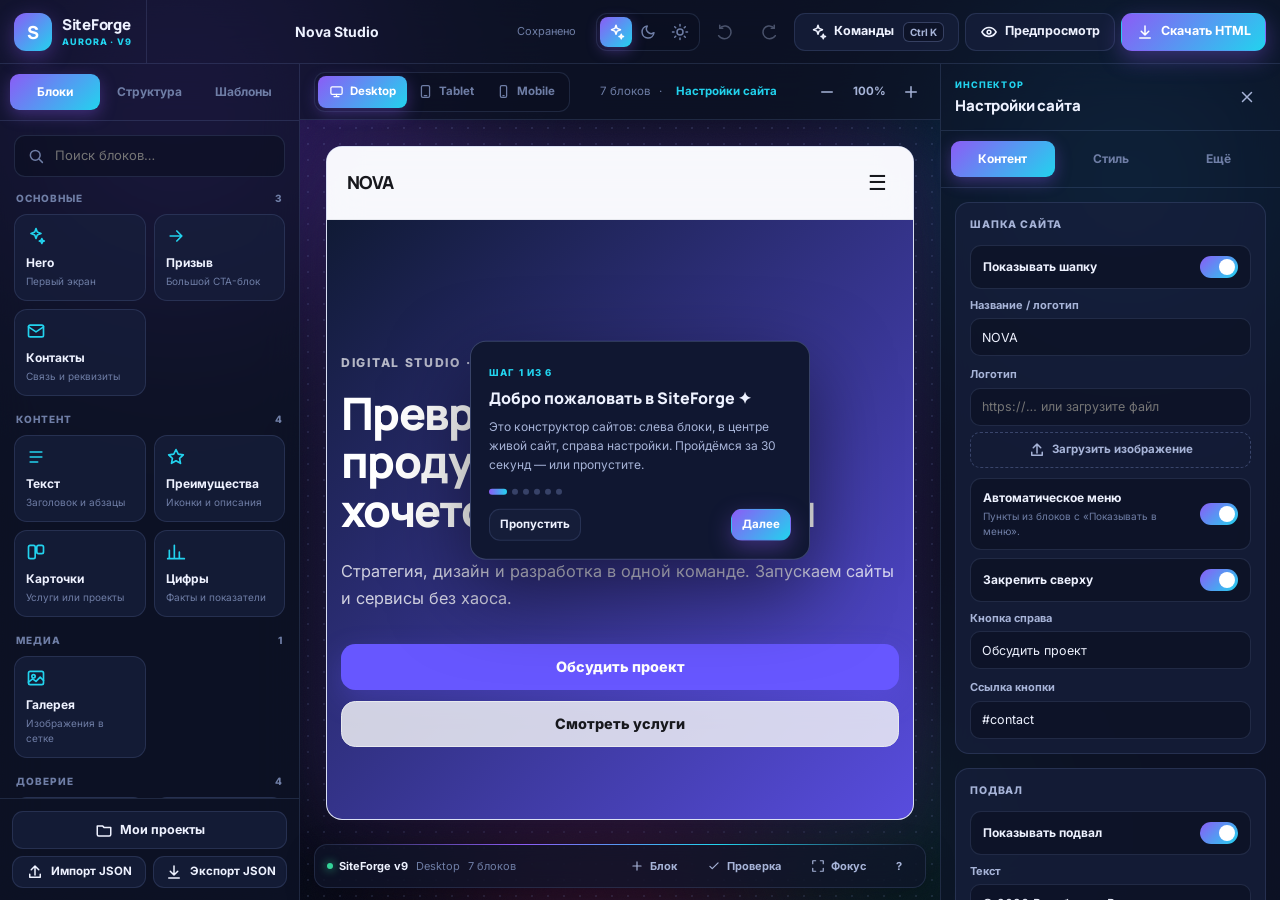
<file: index.html>
<!DOCTYPE html>
<html lang="ru" data-theme="aurora">
<head>
<meta charset="UTF-8">
<meta name="viewport" content="width=device-width,initial-scale=1">
<title>SiteForge — визуальный конструктор сайтов</title>
<style>
@import url('https://fonts.googleapis.com/css2?family=Inter:wght@400;500;600;700;800;900&family=Manrope:wght@500;600;700;800&display=swap');
:root{
--bg:#060a17;--panel:rgba(15,21,42,.68);--panel2:rgba(24,32,62,.72);--solid:#101731;
--line:rgba(139,160,220,.16);--line2:rgba(139,160,220,.32);
--text:#eef2ff;--muted:#a7b4d8;--muted2:#6f7ea6;
--accent:#8b5cf6;--accent2:#22d3ee;--accent3:#f472b6;
--ok:#34d399;--warn:#fbbf24;--err:#fb7185;--info:#60a5fa;
--input:rgba(10,15,32,.6);--glow:rgba(139,92,246,.35);
--top:64px;--left:300px;--right:340px;--r:14px;
--ease:cubic-bezier(.22,1,.36,1);
}
[data-theme="dark"]{--bg:#0b0d13;--panel:rgba(18,21,29,.94);--panel2:rgba(26,30,40,.96);--solid:#141821;--line:rgba(255,255,255,.08);--line2:rgba(255,255,255,.16);--text:#f2f4f8;--muted:#9aa3b5;--muted2:#646e82;--accent:#7c6cff;--accent2:#4cc3ff;--accent3:#ff7ab8;--input:rgba(0,0,0,.28);--glow:rgba(124,108,255,.2)}
[data-theme="light"]{--bg:#edf0f7;--panel:rgba(255,255,255,.82);--panel2:rgba(255,255,255,.94);--solid:#fff;--line:rgba(23,29,51,.1);--line2:rgba(23,29,51,.2);--text:#161c33;--muted:#525d78;--muted2:#8b94ab;--accent:#6d5cff;--accent2:#0891b2;--accent3:#db2777;--input:rgba(255,255,255,.9);--glow:rgba(109,92,255,.18)}
*{box-sizing:border-box;margin:0}
html,body{height:100%}
body{font:14px/1.5 Inter,system-ui,sans-serif;color:var(--text);background:var(--bg);overflow:hidden;-webkit-font-smoothing:antialiased}
button,input,textarea,select{font:inherit;color:inherit}
button{cursor:pointer;border:0;background:none}
button:disabled{opacity:.4;cursor:not-allowed}
::selection{background:rgba(139,92,246,.35)}
*{scrollbar-width:thin;scrollbar-color:var(--line2) transparent}
::-webkit-scrollbar{width:8px;height:8px}
::-webkit-scrollbar-thumb{background:var(--line2);border-radius:99px}
::-webkit-scrollbar-thumb:hover{background:var(--accent)}
::-webkit-scrollbar-track{background:transparent}
svg.ic{width:18px;height:18px;fill:none;stroke:currentColor;stroke-width:2;stroke-linecap:round;stroke-linejoin:round;flex:none;display:block}
.aurora{position:fixed;inset:0;z-index:0;pointer-events:none;overflow:hidden}
.aurora i{position:absolute;border-radius:50%;filter:blur(90px);opacity:.5;animation:drift 26s var(--ease) infinite alternate}
.aurora i:nth-child(1){width:52vw;height:52vw;left:-12vw;top:-18vw;background:radial-gradient(circle,#7c3aed,transparent 65%)}
.aurora i:nth-child(2){width:44vw;height:44vw;right:-10vw;top:-8vw;background:radial-gradient(circle,#0ea5e9,transparent 65%);animation-delay:-8s}
.aurora i:nth-child(3){width:40vw;height:40vw;left:28vw;bottom:-22vw;background:radial-gradient(circle,#db2777,transparent 65%);animation-delay:-16s;opacity:.32}
.aurora i:nth-child(4){width:30vw;height:30vw;right:16vw;bottom:-10vw;background:radial-gradient(circle,#10b981,transparent 65%);animation-delay:-4s;opacity:.28}
.aurora::after{content:"";position:absolute;inset:0;opacity:.05;background-image:url("data:image/svg+xml,%3Csvg xmlns='http://www.w3.org/2000/svg' width='140' height='140'%3E%3Cfilter id='n'%3E%3CfeTurbulence type='fractalNoise' baseFrequency='.9' numOctaves='2'/%3E%3C/filter%3E%3Crect width='140' height='140' filter='url(%23n)' opacity='.6'/%3E%3C/svg%3E")}
[data-theme="dark"] .aurora i{opacity:.12;animation:none}
[data-theme="light"] .aurora i{opacity:.22;filter:blur(110px)}
@keyframes drift{from{transform:translate3d(-4%,-3%,0) scale(1)}to{transform:translate3d(4%,4%,0) scale(1.12)}}
#boot{position:fixed;inset:0;z-index:9999;background:var(--bg);display:grid;place-items:center;transition:opacity .5s,visibility .5s}
#boot.off{opacity:0;visibility:hidden}
.boot-card{width:min(420px,86vw);text-align:center}
.boot-logo{width:64px;height:64px;margin:0 auto 18px;border-radius:20px;display:grid;place-items:center;font:900 30px Manrope;color:#fff;background:linear-gradient(135deg,var(--accent),var(--accent2));box-shadow:0 0 60px var(--glow);animation:pulse 1.4s ease-in-out infinite}
@keyframes pulse{50%{transform:scale(1.06);box-shadow:0 0 90px var(--glow)}}
.boot-card h1{font:800 20px Manrope;letter-spacing:-.02em}
.boot-card p{color:var(--muted2);font-size:12px;margin:6px 0 22px}
.sk{height:12px;border-radius:8px;background:linear-gradient(90deg,var(--line) 25%,var(--line2) 50%,var(--line) 75%);background-size:200% 100%;animation:shimmer 1.2s linear infinite;margin:10px 0}
.sk:nth-child(2){width:80%}.sk:nth-child(3){width:60%}
@keyframes shimmer{to{background-position:-200% 0}}
.app{position:relative;z-index:1;display:grid;grid-template-columns:var(--left) minmax(0,1fr) var(--right);grid-template-rows:var(--top) minmax(0,1fr);height:100vh;opacity:0;transform:translateY(8px);transition:opacity .6s var(--ease),transform .6s var(--ease)}
.app.ready{opacity:1;transform:none}
.topbar{grid-column:1/-1;display:flex;align-items:center;gap:10px;padding:0 14px;background:var(--panel);backdrop-filter:blur(20px);border-bottom:1px solid var(--line);z-index:50}
.brand{display:flex;align-items:center;gap:10px;padding-right:14px;border-right:1px solid var(--line);height:100%}
.brand-mark{position:relative;width:38px;height:38px;border-radius:12px;display:grid;place-items:center;font:900 18px Manrope;color:#fff;background:linear-gradient(135deg,var(--accent),var(--accent2));box-shadow:0 6px 20px var(--glow);overflow:hidden}
.brand-mark::after{content:"";position:absolute;inset:-40%;background:linear-gradient(115deg,transparent 42%,rgba(255,255,255,.55) 50%,transparent 58%);transform:translateX(-130%);animation:shine 4.5s ease-in-out infinite}
@keyframes shine{0%,55%{transform:translateX(-130%)}80%,100%{transform:translateX(130%)}}
.brand b{font:800 15px Manrope;letter-spacing:-.02em;display:block}
.brand small{display:block;font-size:9px;font-weight:800;letter-spacing:.1em;text-transform:uppercase;color:var(--accent2)}
.proj{flex:1;display:flex;align-items:center;justify-content:center;gap:10px;min-width:0}
#projectName{width:min(340px,100%);height:38px;text-align:center;font-weight:700;background:transparent;border:1px solid transparent;border-radius:10px;outline:0;transition:.15s}
#projectName:hover{border-color:var(--line)}
#projectName:focus{background:var(--input);border-color:var(--accent);box-shadow:0 0 0 3px var(--glow)}
#saveState{font-size:11px;color:var(--muted2);white-space:nowrap}
#saveState.dirty{color:var(--warn)}#saveState.saving{color:var(--info)}
.actions{display:flex;align-items:center;gap:6px}
.themes{display:flex;padding:3px;border:1px solid var(--line);border-radius:11px;background:var(--input)}
.themes button{width:32px;height:30px;border-radius:8px;display:grid;place-items:center;color:var(--muted2);transition:.15s}
.themes button:hover{color:var(--text)}
.themes button.on{color:#fff;background:linear-gradient(135deg,var(--accent),var(--accent2));box-shadow:0 4px 14px var(--glow)}
.btn{display:inline-flex;align-items:center;justify-content:center;gap:7px;min-height:38px;padding:0 14px;border-radius:11px;font-size:12.5px;font-weight:700;border:1px solid var(--line);background:var(--panel2);color:var(--text);transition:.16s var(--ease);position:relative;overflow:hidden;white-space:nowrap}
.btn:hover{border-color:var(--line2);transform:translateY(-1px)}
.btn:active{transform:scale(.97)}
.btn.primary{color:#fff;border-color:transparent;background:linear-gradient(135deg,var(--accent),var(--accent2));box-shadow:0 8px 22px var(--glow)}
.btn.primary::after{content:"";position:absolute;inset:0;background:linear-gradient(115deg,transparent 40%,rgba(255,255,255,.35) 50%,transparent 60%);transform:translateX(-130%);transition:transform .5s}
.btn.primary:hover::after{transform:translateX(130%)}
.btn.danger{color:#fff;background:var(--err);border-color:transparent}
.btn.sm{min-height:32px;padding:0 10px;font-size:11.5px}
.btn.full{width:100%}
.ibtn{width:38px;height:38px;border-radius:11px;display:grid;place-items:center;color:var(--muted);transition:.15s}
.ibtn:hover{color:var(--text);background:var(--panel2)}
.ibtn:active{transform:scale(.94)}
.ibtn.sm{width:30px;height:30px;border-radius:8px}
kbd{padding:2px 6px;border:1px solid var(--line2);border-radius:6px;background:var(--input);font:700 10px/1.4 Inter;color:var(--muted)}
.btn kbd{margin-left:2px}
:focus-visible{outline:2px solid var(--accent2);outline-offset:2px}
.panel{min-height:0;background:var(--panel);backdrop-filter:blur(20px);display:flex;flex-direction:column;z-index:30}
.left{border-right:1px solid var(--line)}
.right{border-left:1px solid var(--line)}
.tabs{display:flex;gap:4px;padding:10px;border-bottom:1px solid var(--line)}
.tabs button{flex:1;padding:9px 4px;border-radius:9px;font-size:12px;font-weight:700;color:var(--muted2);transition:.15s}
.tabs button:hover{color:var(--text);background:var(--panel2)}
.tabs button.on{color:#fff;background:linear-gradient(135deg,var(--accent),var(--accent2));box-shadow:0 5px 16px var(--glow)}
.pbody{flex:1;min-height:0;overflow:auto;padding:14px;display:none}
.pbody.on{display:block;animation:fadeUp .25s var(--ease)}
@keyframes fadeUp{from{opacity:0;transform:translateY(6px)}to{opacity:1;transform:none}}
.search{display:flex;align-items:center;gap:8px;height:42px;padding:0 12px;margin-bottom:14px;border:1px solid var(--line);border-radius:11px;background:var(--input);color:var(--muted2);transition:.15s}
.search:focus-within{border-color:var(--accent);box-shadow:0 0 0 3px var(--glow)}
.search input{flex:1;min-width:0;border:0;outline:0;background:none;color:var(--text);font-size:13px}
.cat{margin-bottom:16px}
.cat h4{display:flex;justify-content:space-between;font-size:10px;font-weight:800;letter-spacing:.1em;text-transform:uppercase;color:var(--muted2);margin:0 2px 8px}
.bgrid{display:grid;grid-template-columns:1fr 1fr;gap:8px}
.tile{position:relative;min-height:86px;padding:11px;border:1px solid var(--line);border-radius:13px;background:var(--panel2);text-align:left;display:flex;flex-direction:column;justify-content:space-between;gap:8px;overflow:hidden;transition:.18s var(--ease)}
.tile::before{content:"";position:absolute;right:-20px;bottom:-24px;width:64px;height:64px;border-radius:50%;background:var(--glow);opacity:0;transform:scale(.6);transition:.25s}
.tile:hover{border-color:var(--accent);transform:translateY(-2px);box-shadow:0 10px 26px rgba(0,0,0,.2)}
.tile:hover::before{opacity:1;transform:scale(1)}
.tile:active{transform:scale(.97)}
.tile .ic{width:20px;height:20px;color:var(--accent2)}
.tile b{font-size:12px;display:block}
.tile small{font-size:10px;color:var(--muted2);display:block;margin-top:2px}
.hint{font-size:11px;color:var(--muted2);margin-bottom:12px;line-height:1.5}
.hint b{color:var(--muted)}
.slist{display:flex;flex-direction:column;gap:7px;position:relative}
.sitem{display:grid;grid-template-columns:26px minmax(0,1fr) auto;align-items:center;gap:4px;min-height:56px;padding:6px;border:1px solid var(--line);border-radius:12px;background:var(--panel2);transition:border-color .15s,background .15s,opacity .15s;position:relative}
.sitem:hover{border-color:var(--line2)}
.sitem.on{border-color:var(--accent);background:linear-gradient(90deg,var(--glow),var(--panel2) 55%)}
.sitem.hidden-b{opacity:.5}
.sitem.dragging{opacity:.35;border-style:dashed}
.sitem .grip{color:var(--muted2);cursor:grab;display:grid;place-items:center;height:100%}
.sitem .grip:active{cursor:grabbing}
.sitem .copy{min-width:0;text-align:left;padding:4px;color:inherit}
.sitem .copy b{display:block;font-size:12px;white-space:nowrap;overflow:hidden;text-overflow:ellipsis}
.sitem .copy small{display:block;font-size:10px;color:var(--muted2);margin-top:2px}
.sitem .acts{display:flex;gap:2px}
.sitem .acts button{width:26px;height:26px;border-radius:7px;display:grid;place-items:center;color:var(--muted2)}
.sitem .acts button:hover{color:var(--text);background:var(--input)}
.sitem .acts button.del:hover{color:var(--err)}
.sitem .acts .ic{width:14px;height:14px}
.dropline{height:3px;border-radius:99px;background:linear-gradient(90deg,var(--accent),var(--accent2));box-shadow:0 0 12px var(--glow);margin:2px 0;animation:fadeUp .12s}
.tgrid{display:grid;gap:12px}
.tcard{border:1px solid var(--line);border-radius:15px;overflow:hidden;background:var(--panel2);transition:.2s var(--ease)}
.tcard:hover{transform:translateY(-3px);border-color:var(--accent);box-shadow:0 16px 36px rgba(0,0,0,.25)}
.tcover{position:relative;height:120px;padding:12px;display:flex;flex-direction:column;justify-content:space-between;background:var(--tg);overflow:hidden}
.tcover::after{content:"";position:absolute;right:-30px;bottom:-46px;width:130px;height:130px;border-radius:50%;border:20px solid rgba(255,255,255,.1)}
.tcover .top{display:flex;align-items:center;gap:6px;font-size:8.5px;font-weight:800;letter-spacing:.1em;text-transform:uppercase;color:rgba(255,255,255,.8)}
.tcover .dot{width:6px;height:6px;border-radius:50%;background:#fff;box-shadow:0 0 0 4px rgba(255,255,255,.15);animation:blink 2s infinite}
@keyframes blink{50%{box-shadow:0 0 0 7px rgba(255,255,255,.25)}}
.tcover b{font:900 20px/.95 Manrope;color:#fff;letter-spacing:-.04em;text-shadow:0 6px 24px rgba(0,0,0,.3)}
.tcover small{position:absolute;right:12px;top:12px;padding:4px 8px;border-radius:99px;background:rgba(0,0,0,.3);backdrop-filter:blur(6px);color:#fff;font-size:8.5px;font-weight:800}
.tinfo{padding:12px}
.tinfo .row{display:flex;justify-content:space-between;align-items:center}
.tinfo h3{font-size:13.5px}
.tinfo .row span{font-size:10px;font-weight:800;color:var(--muted2)}
.tinfo p{font-size:11px;color:var(--muted);margin:6px 0 10px;line-height:1.5;min-height:32px}
.lfoot{padding:12px;border-top:1px solid var(--line);display:grid;gap:7px}
.lfoot .two{display:grid;grid-template-columns:1fr 1fr;gap:7px}
.work{min-width:0;min-height:0;display:grid;grid-template-rows:56px minmax(0,1fr)}
.wbar{display:flex;align-items:center;justify-content:space-between;gap:10px;padding:0 14px;border-bottom:1px solid var(--line);background:var(--panel);backdrop-filter:blur(16px)}
.devices{display:flex;padding:3px;border:1px solid var(--line);border-radius:11px;background:var(--input)}
.devices button{display:flex;align-items:center;gap:6px;height:32px;padding:0 11px;border-radius:8px;font-size:11.5px;font-weight:700;color:var(--muted2);transition:.15s}
.devices button:hover{color:var(--text)}
.devices button.on{color:#fff;background:linear-gradient(135deg,var(--accent),var(--accent2));box-shadow:0 5px 16px var(--glow)}
.devices .ic{width:15px;height:15px}
.wstat{font-size:11.5px;color:var(--muted2);display:flex;align-items:center;gap:8px}
.wstat button{color:var(--accent2);font-weight:700;font-size:11.5px}
.wstat button:hover{text-decoration:underline}
.zoom{display:flex;align-items:center;gap:3px}
.zoom span{min-width:48px;text-align:center;font-size:11.5px;font-weight:700;color:var(--muted)}
.canvas{min-height:0;overflow:auto;padding:26px 26px 76px;display:flex;justify-content:center;align-items:flex-start;background-image:radial-gradient(var(--line) .8px,transparent .8px);background-size:16px 16px}
body.grid-on .canvas{background-image:linear-gradient(var(--line) 1px,transparent 1px),linear-gradient(90deg,var(--line) 1px,transparent 1px);background-size:28px 28px}
.frame{width:100%;max-width:1400px;height:calc(100% - 4px);min-height:520px;background:#fff;border:1px solid var(--line2);border-radius:16px;overflow:hidden;transform-origin:top center;box-shadow:0 30px 80px rgba(0,0,0,.4),0 0 90px var(--glow);transition:width .25s var(--ease),border-radius .2s}
.frame.tablet{width:820px}
.frame.mobile{width:390px;border-radius:26px}
.frame iframe{width:100%;height:100%;border:0;display:block;background:#fff}
.ihead{display:flex;align-items:center;justify-content:space-between;padding:14px;border-bottom:1px solid var(--line)}
.ihead small{display:block;font-size:9px;font-weight:800;letter-spacing:.12em;text-transform:uppercase;color:var(--accent2)}
.ihead h2{font:800 15px Manrope;margin-top:3px;letter-spacing:-.01em}
.ibody{flex:1;min-height:0;overflow:auto;padding:14px}
.sec{margin-bottom:14px;padding:14px;border:1px solid var(--line);border-radius:14px;background:var(--panel2)}
.sec>h3{font-size:10.5px;font-weight:800;letter-spacing:.08em;text-transform:uppercase;color:var(--muted);margin-bottom:12px}
.fld{margin-bottom:10px}
.fld:last-child{margin-bottom:0}
.fld>label{display:block;font-size:11px;font-weight:700;color:var(--muted);margin-bottom:5px}
.inp,.ta,.sel{width:100%;border:1px solid var(--line);border-radius:10px;background:var(--input);color:var(--text);font-size:12.5px;outline:0;transition:.15s}
.inp,.sel{height:38px;padding:0 11px}
.ta{min-height:80px;padding:9px 11px;resize:vertical;line-height:1.5}
.inp:focus,.ta:focus,.sel:focus{border-color:var(--accent);box-shadow:0 0 0 3px var(--glow)}
.sel{appearance:none;background-image:linear-gradient(45deg,transparent 50%,var(--muted2) 50%),linear-gradient(135deg,var(--muted2) 50%,transparent 50%);background-position:calc(100% - 16px) 17px,calc(100% - 11px) 17px;background-size:5px 5px;background-repeat:no-repeat}
.row2{display:grid;grid-template-columns:1fr 1fr;gap:8px}
.color{display:flex;align-items:center;height:38px;border:1px solid var(--line);border-radius:10px;background:var(--input);overflow:hidden}
.color input[type=color]{width:38px;height:38px;border:0;padding:4px;background:none;cursor:pointer}
.color input[type=text]{flex:1;min-width:0;border:0;outline:0;background:none;color:var(--text);font-size:11.5px;text-transform:uppercase;padding:0 8px}
.tgl{display:flex;align-items:center;justify-content:space-between;gap:10px;padding:10px 12px;border:1px solid var(--line);border-radius:11px;background:var(--input);margin-bottom:8px}
.tgl b{font-size:12px;display:block}
.tgl small{font-size:10px;color:var(--muted2);display:block;margin-top:2px}
.sw{position:relative;width:38px;height:22px;flex:none}
.sw input{opacity:0;width:0;height:0;position:absolute}
.sw i{position:absolute;inset:0;border-radius:99px;background:var(--line2);transition:.18s}
.sw i::after{content:"";position:absolute;top:3px;left:3px;width:16px;height:16px;border-radius:50%;background:#fff;transition:.18s}
.sw input:checked+i{background:linear-gradient(135deg,var(--accent),var(--accent2))}
.sw input:checked+i::after{transform:translateX(16px)}
.item{border:1px solid var(--line);border-radius:11px;background:var(--input);margin-bottom:8px;overflow:hidden}
.item .ih{display:flex;align-items:center;gap:4px;padding:7px 9px;border-bottom:1px solid var(--line)}
.item .ih b{flex:1;min-width:0;font-size:11px;white-space:nowrap;overflow:hidden;text-overflow:ellipsis}
.item .ih button{width:24px;height:24px;border-radius:6px;display:grid;place-items:center;color:var(--muted2)}
.item .ih button:hover{color:var(--text);background:var(--panel2)}
.item .ih button.del:hover{color:var(--err)}
.item .ih .ic{width:13px;height:13px}
.item .ib{padding:10px}
.add{width:100%;min-height:36px;border:1px dashed var(--line2);border-radius:10px;color:var(--muted);font-size:11.5px;font-weight:700;display:flex;align-items:center;justify-content:center;gap:6px;transition:.15s}
.add:hover{border-color:var(--accent);color:var(--accent2);background:var(--glow)}
.empty{padding:36px 16px;text-align:center;color:var(--muted2)}
.empty .ic{width:36px;height:36px;margin:0 auto 12px;color:var(--accent)}
.empty h3{color:var(--text);font-size:14px;margin-bottom:6px}
.empty p{font-size:11.5px;line-height:1.6}
.status{position:fixed;left:calc(var(--left) + 14px);right:calc(var(--right) + 14px);bottom:12px;z-index:40;height:44px;display:flex;align-items:center;justify-content:space-between;gap:10px;padding:0 12px;border:1px solid var(--line);border-radius:13px;background:var(--panel);backdrop-filter:blur(18px);box-shadow:0 10px 30px rgba(0,0,0,.25)}
.status::before{content:"";position:absolute;left:14px;right:14px;top:-1px;height:1px;background:linear-gradient(90deg,transparent,var(--accent),var(--accent2),transparent)}
.status .g{display:flex;align-items:center;gap:8px;min-width:0}
.chip{display:inline-flex;align-items:center;gap:6px;font-size:11px;color:var(--muted2);white-space:nowrap}
.chip b{color:var(--text)}
.chip .live{width:6px;height:6px;border-radius:50%;background:var(--ok);box-shadow:0 0 10px var(--ok)}
.status button{display:inline-flex;align-items:center;gap:6px;min-height:30px;padding:0 10px;border-radius:8px;font-size:11px;font-weight:700;color:var(--muted);border:1px solid transparent}
.status button:hover{color:var(--text);border-color:var(--line);background:var(--panel2)}
.status .ic{width:14px;height:14px}
body.focus-on .left,body.focus-on .right{display:none}
body.focus-on .app{grid-template-columns:1fr}
body.focus-on .status{left:14px;right:14px}
body.present .wbar,body.present .status{display:none}
body.present .canvas{padding:0}
body.present .frame{max-width:none;width:100%!important;height:100%;border-radius:0;border:0;box-shadow:none}
body.compact{--left:260px;--right:300px}
.backdrop{position:fixed;inset:0;z-index:100;background:rgba(3,6,16,.7);backdrop-filter:blur(8px);opacity:0;visibility:hidden;transition:.2s}
.backdrop.on{opacity:1;visibility:visible}
.modal{position:fixed;z-index:110;left:50%;top:50%;transform:translate(-50%,-48%) scale(.97);width:min(600px,calc(100vw - 24px));max-height:calc(100vh - 40px);display:flex;flex-direction:column;border:1px solid var(--line2);border-radius:18px;background:var(--solid);box-shadow:0 40px 100px rgba(0,0,0,.5);opacity:0;visibility:hidden;transition:.22s var(--ease);overflow:hidden}
.modal.on{opacity:1;visibility:visible;transform:translate(-50%,-50%) scale(1)}
.mhead{display:flex;align-items:center;justify-content:space-between;gap:12px;padding:14px 16px;border-bottom:1px solid var(--line)}
.mhead h2{font:800 16px Manrope}
.mhead small{display:block;font-size:9px;font-weight:800;letter-spacing:.12em;text-transform:uppercase;color:var(--accent2);margin-bottom:3px}
.mbody{padding:16px;overflow:auto}
.plist{display:grid;gap:8px}
.prow{display:flex;align-items:center;justify-content:space-between;gap:10px;padding:12px;border:1px solid var(--line);border-radius:12px;background:var(--panel2)}
.prow.on{border-color:var(--accent)}
.prow h3{font-size:13px}
.prow p{font-size:10.5px;color:var(--muted2);margin-top:3px}
.prow .acts{display:flex;gap:5px}
#previewModal{width:auto;height:auto;inset:12px;left:12px;top:12px;transform:none;max-height:none;border-radius:16px}
#previewModal.on{transform:none}
#previewModal .mhead{display:grid;grid-template-columns:1fr auto auto}
.pdevices{display:flex;gap:3px;padding:3px;border:1px solid var(--line);border-radius:10px;background:var(--input)}
.pdevices button{display:flex;align-items:center;gap:6px;height:32px;padding:0 10px;border-radius:7px;font-size:11px;font-weight:700;color:var(--muted2)}
.pdevices button.on{color:#fff;background:linear-gradient(135deg,var(--accent),var(--accent2))}
.pdevices .ic{width:14px;height:14px}
.pvbody{flex:1;min-height:0;display:flex;justify-content:center;padding:12px;background:radial-gradient(circle at 50% -20%,var(--glow),transparent 40%),var(--bg)}
#fullFrame{width:100%;height:100%;border:0;border-radius:10px;background:#fff;box-shadow:0 14px 44px rgba(0,0,0,.3);transition:width .22s var(--ease)}
#previewModal[data-pd="tablet"] #fullFrame{width:min(820px,100%)}
#previewModal[data-pd="mobile"] #fullFrame{width:min(410px,100%)}
.confirm-text{font-size:13px;color:var(--muted);line-height:1.6}
.confirm-acts{display:flex;justify-content:flex-end;gap:8px;margin-top:18px}
#cmdModal{top:12vh;transform:translate(-50%,-8px) scale(.98);width:min(680px,calc(100vw - 24px));max-height:74vh}
#cmdModal.on{transform:translate(-50%,0) scale(1)}
.cmdhead{display:flex;align-items:center;gap:10px;padding:14px;border-bottom:1px solid var(--line)}
.cmdhead .ic{color:var(--muted2)}
#cmdInput{flex:1;border:0;outline:0;background:none;color:var(--text);font-size:15px;font-weight:600}
#cmdInput::placeholder{color:var(--muted2)}
#cmdList{overflow:auto;padding:8px}
.cgroup{padding:9px 10px 5px;font-size:9.5px;font-weight:800;letter-spacing:.1em;text-transform:uppercase;color:var(--muted2)}
.citem{width:100%;display:grid;grid-template-columns:36px minmax(0,1fr) auto;gap:10px;align-items:center;padding:9px 10px;border-radius:11px;text-align:left;color:var(--text);transition:.12s}
.citem:hover,.citem.on{background:var(--panel2);transform:translateX(2px)}
.citem .ci{width:34px;height:34px;border-radius:9px;display:grid;place-items:center;border:1px solid var(--line);background:var(--input);color:var(--accent2)}
.citem .ci .ic{width:16px;height:16px}
.citem b{display:block;font-size:12.5px}
.citem small{display:block;font-size:10.5px;color:var(--muted2);margin-top:2px}
.cempty{padding:30px;text-align:center;color:var(--muted2);font-size:12.5px}
#sheet{width:min(760px,calc(100vw - 24px))}
.score{font:900 30px Manrope;letter-spacing:-.03em}
.score.good{color:var(--ok)}.score.warn{color:var(--warn)}.score.bad{color:var(--err)}
.cards2{display:grid;grid-template-columns:1fr 1fr;gap:10px;margin-bottom:14px}
.card{padding:14px;border:1px solid var(--line);border-radius:13px;background:var(--panel2)}
.card h3{font-size:12px;margin-bottom:6px}
.card p{font-size:11px;color:var(--muted);line-height:1.55}
.arow{display:grid;grid-template-columns:28px 1fr;gap:10px;padding:11px;border:1px solid var(--line);border-radius:11px;background:var(--panel2);margin-bottom:7px}
.arow .ai{width:28px;height:28px;border-radius:8px;display:grid;place-items:center;font-weight:900}
.arow.good .ai{color:var(--ok);background:rgba(52,211,153,.12)}
.arow.warn .ai{color:var(--warn);background:rgba(251,191,36,.12)}
.arow.bad .ai{color:var(--err);background:rgba(251,113,133,.12)}
.arow b{font-size:12px;display:block}
.arow small{font-size:10.5px;color:var(--muted2);display:block;margin-top:2px}
.kgrid{display:grid;grid-template-columns:1fr 1fr;gap:8px}
.krow{display:flex;justify-content:space-between;align-items:center;gap:10px;padding:10px 12px;border:1px solid var(--line);border-radius:10px;background:var(--panel2);font-size:11.5px;color:var(--muted)}
#tourSpot{position:fixed;z-index:200;border-radius:14px;box-shadow:0 0 0 100vmax rgba(3,6,16,.78),0 0 0 2px var(--accent2),0 0 30px var(--glow);pointer-events:none;transition:.3s var(--ease);opacity:0}
#tourSpot.on{opacity:1}
#tourCard{position:fixed;z-index:210;width:min(340px,calc(100vw - 24px));padding:18px;border:1px solid var(--line2);border-radius:16px;background:var(--solid);box-shadow:0 30px 80px rgba(0,0,0,.5);opacity:0;visibility:hidden;transition:.25s var(--ease)}
#tourCard.on{opacity:1;visibility:visible}
#tourCard .step{font-size:9.5px;font-weight:800;letter-spacing:.12em;text-transform:uppercase;color:var(--accent2)}
#tourCard h3{font:800 16px Manrope;margin:6px 0 8px}
#tourCard p{font-size:12px;color:var(--muted);line-height:1.6}
.dots{display:flex;gap:5px;margin:14px 0}
.dots i{width:6px;height:6px;border-radius:99px;background:var(--line2);transition:.2s}
.dots i.on{width:18px;background:linear-gradient(90deg,var(--accent),var(--accent2))}
.tacts{display:flex;justify-content:space-between;gap:8px}
.tacts .r{display:flex;gap:6px}
#toasts{position:fixed;right:16px;bottom:16px;z-index:300;display:flex;flex-direction:column;gap:8px;width:min(340px,calc(100vw - 32px))}
.toast{position:relative;display:flex;align-items:flex-start;gap:10px;padding:12px 14px;border:1px solid var(--line2);border-radius:13px;background:var(--solid);box-shadow:0 16px 40px rgba(0,0,0,.35);overflow:hidden;animation:toastIn .25s var(--ease)}
.toast::before{content:"";position:absolute;left:0;top:0;bottom:0;width:3px;background:var(--accent)}
.toast.ok::before{background:var(--ok)}.toast.warn::before{background:var(--warn)}.toast.err::before{background:var(--err)}
.toast .ti{width:24px;height:24px;border-radius:7px;display:grid;place-items:center;flex:none;background:var(--panel2)}
.toast.ok .ti{color:var(--ok)}.toast.warn .ti{color:var(--warn)}.toast.err .ti{color:var(--err)}
.toast .ti .ic{width:14px;height:14px}
.toast b{font-size:12px;display:block}
.toast span{font-size:10.5px;color:var(--muted2);display:block;margin-top:2px}
.toast button{margin-left:auto;color:var(--accent2);font-size:11px;font-weight:800;white-space:nowrap}
.toast.out{animation:toastOut .2s forwards}
@keyframes toastIn{from{opacity:0;transform:translateY(10px) scale(.97)}to{opacity:1;transform:none}}
@keyframes toastOut{to{opacity:0;transform:translateY(6px)}}
.mobile-only{display:none}
@media(max-width:1200px){:root{--left:270px;--right:310px}.devices button span{display:none}.btn kbd{display:none}}
@media(max-width:980px){
.app{grid-template-columns:1fr}
.left,.right{position:fixed;top:var(--top);bottom:0;width:min(330px,88vw);z-index:80;transition:transform .25s var(--ease);box-shadow:0 0 60px rgba(0,0,0,.4)}
.left{left:0;transform:translateX(-105%)}
.right{right:0;transform:translateX(105%)}
.left.open,.right.open{transform:none}
.mobile-only{display:grid}
.status{left:12px;right:12px}
.brand small,.brand b{display:none}
.brand{border:0;padding-right:4px}
#saveState{display:none}
.actions .hide-m{display:none}
}
@media(max-width:640px){
.topbar{padding:0 8px;gap:6px}
.actions .btn span{display:none}
.actions .btn{padding:0 10px}
.canvas{padding:12px 8px 70px}
.status .hide-s{display:none}
.cards2,.kgrid{grid-template-columns:1fr}
#previewModal .mhead{grid-template-columns:1fr auto}
.pdevices{grid-column:1/-1}
}
@media(prefers-reduced-motion:reduce){*,*::before,*::after{animation-duration:.001s!important;transition-duration:.001s!important}}
</style>
</head>
<body>
<div class="aurora" aria-hidden="true"><i></i><i></i><i></i><i></i></div>
<div id="boot"><div class="boot-card">
<div class="boot-logo">S</div><h1>SiteForge</h1><p>Готовим рабочее пространство…</p>
<div class="sk"></div><div class="sk"></div><div class="sk"></div>
</div></div>
<div class="app" id="app">
<header class="topbar">
<button class="ibtn mobile-only" id="menuBtn" title="Меню"></button>
<div class="brand"><div class="brand-mark">S</div><div><b>SiteForge</b><small>Aurora · v9</small></div></div>
<div class="proj"><input id="projectName" autocomplete="off" placeholder="Название проекта"><span id="saveState">Сохранено</span></div>
<div class="actions">
<div class="themes" id="themeSwitch" role="group" aria-label="Тема">
<button data-set-theme="aurora" title="Aurora — живой фон"></button>
<button data-set-theme="dark" title="Тёмная спокойная"></button>
<button data-set-theme="light" title="Светлая"></button>
</div>
<button class="ibtn hide-m" id="undoBtn" title="Отменить (Ctrl+Z)"></button>
<button class="ibtn hide-m" id="redoBtn" title="Повторить (Ctrl+Y)"></button>
<button class="btn hide-m" id="cmdBtn"><span>Команды</span><kbd>Ctrl K</kbd></button>
<button class="btn" id="previewBtn"><span>Предпросмотр</span></button>
<button class="btn primary" id="exportBtn"><span>Скачать HTML</span></button>
</div>
</header>
<aside class="panel left" id="leftPanel">
<div class="tabs">
<button data-ltab="blocks" class="on">Блоки</button>
<button data-ltab="structure">Структура</button>
<button data-ltab="templates">Шаблоны</button>
</div>
<div class="pbody on" data-lp="blocks">
<div class="search" id="blockSearchWrap"><input id="blockSearch" placeholder="Поиск блоков…" autocomplete="off"></div>
<div id="blockCats"></div>
</div>
<div class="pbody" data-lp="structure">
<p class="hint"><b>Перетаскивайте</b> блоки за ⋮⋮, чтобы менять порядок. Глаз — скрыть, копия — дублировать.</p>
<div class="slist" id="structureList"></div>
</div>
<div class="pbody" data-lp="templates">
<p class="hint">Готовые сайты за один клик. Текущие блоки будут заменены — отмена через <b>Ctrl+Z</b>.</p>
<div class="tgrid" id="templateGrid"></div>
</div>
<div class="lfoot">
<button class="btn full" id="projectsBtn">Мои проекты</button>
<div class="two"><button class="btn sm" id="importBtn">Импорт JSON</button><button class="btn sm" id="exportJsonBtn">Экспорт JSON</button></div>
</div>
</aside>
<main class="work">
<div class="wbar">
<div class="devices" id="deviceSwitch">
<button data-device="desktop" class="on"><span>Desktop</span></button>
<button data-device="tablet"><span>Tablet</span></button>
<button data-device="mobile"><span>Mobile</span></button>
</div>
<div class="wstat"><span id="blockCount">0 блоков</span>·<button id="pageSettingsBtn">Настройки сайта</button></div>
<div class="zoom"><button class="ibtn sm" id="zoomOut" title="Уменьшить"></button><span id="zoomVal">100%</span><button class="ibtn sm" id="zoomIn" title="Увеличить"></button></div>
</div>
<div class="canvas" id="canvasArea"><div class="frame" id="canvasFrame"><iframe id="previewFrame" title="Предпросмотр сайта"></iframe></div></div>
</main>
<aside class="panel right" id="rightPanel">
<div class="ihead"><div><small>Инспектор</small><h2 id="inspectorTitle">Настройки сайта</h2></div><button class="ibtn" id="rightClose" title="Закрыть"></button></div>
<div class="tabs"><button data-itab="content" class="on">Контент</button><button data-itab="style">Стиль</button><button data-itab="more">Ещё</button></div>
<div class="ibody" id="inspectorBody"></div>
</aside>
</div>
<div class="status" id="statusbar">
<div class="g"><span class="chip"><i class="live"></i><b>SiteForge v9</b></span><span class="chip hide-s" id="stDevice">Desktop</span><span class="chip hide-s" id="stBlocks">0 блоков</span></div>
<div class="g">
<button id="stAdd">Блок</button><button id="stCheck">Проверка</button>
<button id="stFocus">Фокус</button><button id="stHelp" title="Горячие клавиши">?</button>
</div>
</div>
<div class="backdrop" id="backdrop"></div>
<section class="modal" id="projectsModal">
<div class="mhead"><div><small>Локально в браузере</small><h2>Мои проекты</h2></div><div style="display:flex;gap:6px"><button class="btn sm primary" id="newProjectBtn">Новый</button><button class="ibtn" data-close></button></div></div>
<div class="mbody"><p class="hint">Проекты хранятся только на этом устройстве. Для переноса используйте экспорт JSON.</p><div class="plist" id="projectsList"></div></div>
</section>
<section class="modal" id="previewModal" data-pd="desktop">
<div class="mhead">
<div><small>Чистый просмотр</small><h2>Предпросмотр</h2></div>
<div class="pdevices" id="pdevices"><button data-pd="desktop" class="on"><span>Desktop</span></button><button data-pd="tablet"><span>Tablet</span></button><button data-pd="mobile"><span>Mobile</span></button></div>
<div style="display:flex;gap:6px"><button class="btn sm primary" id="previewDownload">Скачать HTML</button><button class="ibtn" data-close></button></div>
</div>
<div class="pvbody"><iframe id="fullFrame" title="Полный предпросмотр"></iframe></div>
</section>
<section class="modal" id="confirmModal">
<div class="mhead"><h2 id="confirmTitle">Подтверждение</h2><button class="ibtn" data-close></button></div>
<div class="mbody"><p class="confirm-text" id="confirmText"></p><div class="confirm-acts"><button class="btn" data-close>Отмена</button><button class="btn danger" id="confirmOk">Продолжить</button></div></div>
</section>
<section class="modal" id="cmdModal">
<div class="cmdhead"><input id="cmdInput" placeholder="Что вы хотите сделать?" autocomplete="off"><kbd>Esc</kbd></div>
<div id="cmdList"></div>
</section>
<section class="modal" id="sheet">
<div class="mhead"><div><small id="sheetSub"></small><h2 id="sheetTitle"></h2></div><button class="ibtn" data-close></button></div>
<div class="mbody" id="sheetBody"></div>
</section>
<div id="tourSpot"></div>
<div id="tourCard"><span class="step" id="tourStep"></span><h3 id="tourTitle"></h3><p id="tourText"></p><div class="dots" id="tourDots"></div><div class="tacts"><button class="btn sm" id="tourSkip">Пропустить</button><div class="r"><button class="btn sm" id="tourPrev">Назад</button><button class="btn sm primary" id="tourNext">Далее</button></div></div></div>
<div id="toasts"></div>
<input type="file" id="fileImport" accept=".json,application/json" hidden>
<script>
/* Аварийный выход из загрузочного экрана: сработает даже если основной скрипт упадёт */
setTimeout(function(){var b=document.getElementById('boot'),a=document.getElementById('app');if(b)b.classList.add('off');if(a)a.classList.add('ready');},5000);
</script>
<script>
(()=>{'use strict';
const $=s=>document.querySelector(s),$$=s=>[...document.querySelectorAll(s)];
const uid=p=>p+'_'+Math.random().toString(36).slice(2,9);
const clone=v=>JSON.parse(JSON.stringify(v));
const esc=v=>String(v??'').replace(/[&<>"']/g,c=>({'&':'&amp;','<':'&lt;','>':'&gt;','"':'&quot;',"'":'&#39;'}[c]));
const setP=(o,p,v)=>{const k=p.split('.');let c=o;for(let i=0;i<k.length-1;i++){if(c[k[i]]==null)c[k[i]]={};c=c[k[i]];}c[k.at(-1)]=v;};
const plural=(n,a,b,c)=>{const m=n%10,h=n%100;return m===1&&h!==11?a:m>=2&&m<=4&&(h<12||h>14)?b:c;};
const safeUrl=v=>{const r=String(v||'').trim();if(!r)return'#';if(/^(#|\/|\.\/|https?:|mailto:|tel:|data:image)/i.test(r))return r;return'https://'+r;};
const slug=v=>String(v||'').toLowerCase().trim().replace(/[а-яё]/g,c=>({а:'a',б:'b',в:'v',г:'g',д:'d',е:'e',ё:'e',ж:'zh',з:'z',и:'i',й:'y',к:'k',л:'l',м:'m',н:'n',о:'o',п:'p',р:'r',с:'s',т:'t',у:'u',ф:'f',х:'h',ц:'c',ч:'ch',ш:'sh',щ:'sch',ъ:'',ы:'y',ь:'',э:'e',ю:'yu',я:'ya'}[c]||c)).replace(/[^a-z0-9]+/g,'-').replace(/^-+|-+$/g,'')||'sec-'+Math.random().toString(36).slice(2,6);
const I={
menu:'<path d="M4 7h16M4 12h16M4 17h16"/>',x:'<path d="M6 6l12 12M18 6L6 18"/>',
undo:'<path d="M9 7H5v-4"/><path d="M5 7c2-2.3 5-3.5 8-3 4.3.7 7.4 4.6 7 9-.4 4.5-4.2 8-8.8 8-3.2 0-6-1.6-7.7-4.1"/>',
redo:'<path d="M15 7h4v-4"/><path d="M19 7c-2-2.3-5-3.5-8-3-4.3.7-7.4 4.6-7 9 .4 4.5 4.2 8 8.8 8 3.2 0 6-1.6 7.7-4.1"/>',
search:'<circle cx="11" cy="11" r="6.5"/><path d="M16 16l4.5 4.5"/>',
plus:'<path d="M12 5v14M5 12h14"/>',minus:'<path d="M5 12h14"/>',
monitor:'<rect x="3" y="4.5" width="18" height="12" rx="2"/><path d="M8 20h8M12 16.5V20"/>',
tablet:'<rect x="5.5" y="2.5" width="13" height="19" rx="2.2"/><path d="M10 18.5h4"/>',
phone:'<rect x="7" y="2.5" width="10" height="19" rx="2.2"/><path d="M11 18.5h2"/>',
grip:'<circle cx="9" cy="6" r="1" fill="currentColor"/><circle cx="15" cy="6" r="1" fill="currentColor"/><circle cx="9" cy="12" r="1" fill="currentColor"/><circle cx="15" cy="12" r="1" fill="currentColor"/><circle cx="9" cy="18" r="1" fill="currentColor"/><circle cx="15" cy="18" r="1" fill="currentColor"/>',
eye:'<path d="M2.5 12s3.5-6 9.5-6 9.5 6 9.5 6-3.5 6-9.5 6-9.5-6-9.5-6z"/><circle cx="12" cy="12" r="2.5"/>',
eyeOff:'<path d="M3 3l18 18"/><path d="M10.6 6.2A10 10 0 0 1 12 6c6 0 9.5 6 9.5 6a17 17 0 0 1-3 3.7M6.4 6.4C3.9 8.2 2.5 12 2.5 12S6 18 12 18c1 0 1.9-.2 2.8-.4"/>',
copy:'<rect x="8" y="8" width="11" height="11" rx="2"/><path d="M16 8V6a2 2 0 0 0-2-2H6a2 2 0 0 0-2 2v8a2 2 0 0 0 2 2h2"/>',
trash:'<path d="M4 7h16M9 7V4h6v3M7 7l1 13h8l1-13M10 11v5M14 11v5"/>',
up:'<path d="M12 19V5M6.5 10.5L12 5l5.5 5.5"/>',down:'<path d="M12 5v14M6.5 13.5L12 19l5.5-5.5"/>',
upload:'<path d="M12 16V4M7 9l5-5 5 5"/><path d="M5 15v4h14v-4"/>',download:'<path d="M12 4v12M7 11l5 5 5-5"/><path d="M5 20h14"/>',
settings:'<circle cx="12" cy="12" r="3"/><path d="M12 2v3M12 19v3M2 12h3M19 12h3M4.9 4.9l2.1 2.1M17 17l2.1 2.1M19.1 4.9L17 7M7 17l-2.1 2.1"/>',
layers:'<path d="M12 3L3 8l9 5 9-5-9-5z"/><path d="M3 12l9 5 9-5M3 16l9 5 9-5"/>',
spark:'<path d="M12 3l1.5 4.2L18 9l-4.5 1.8L12 15l-1.5-4.2L6 9l4.5-1.8L12 3z"/><path d="M19 15l.8 2.2L22 18l-2.2.8L19 21l-.8-2.2L16 18l2.2-.8L19 15z"/>',
folder:'<path d="M3 6.5h7l2 2h9v9.5a2 2 0 0 1-2 2H5a2 2 0 0 1-2-2V6.5z"/>',
shield:'<path d="M12 3l7 3v5c0 4.7-2.9 8.1-7 10-4.1-1.9-7-5.3-7-10V6l7-3z"/><path d="M9 12l2 2 4-4"/>',
focus:'<path d="M8 3H3v5M16 3h5v5M8 21H3v-5M16 21h5v-5"/>',
grid:'<rect x="4" y="4" width="6" height="6" rx="1"/><rect x="14" y="4" width="6" height="6" rx="1"/><rect x="4" y="14" width="6" height="6" rx="1"/><rect x="14" y="14" width="6" height="6" rx="1"/>',
code:'<path d="M8 8l-4 4 4 4M16 8l4 4-4 4M14 5l-4 14"/>',check:'<path d="M5 12.5l4 4 10-10"/>',
help:'<circle cx="12" cy="12" r="9"/><path d="M9.7 9a2.6 2.6 0 1 1 4.4 1.9c-1.2.9-2.1 1.3-2.1 3.1M12 17h.01"/>',
moon:'<path d="M20 13A8 8 0 1 1 11 4a6.5 6.5 0 0 0 9 9z"/>',sun:'<circle cx="12" cy="12" r="4"/><path d="M12 2v2M12 20v2M2 12h2M20 12h2M4.9 4.9l1.4 1.4M17.7 17.7l1.4 1.4M19.1 4.9l-1.4 1.4M6.3 17.7l-1.4 1.4"/>',
text:'<path d="M5 6h14M5 12h14M5 18h9"/>',star:'<path d="M12 3l2.7 5.6 6.1.8-4.5 4.2 1.1 6-5.4-3-5.4 3 1.1-6L3.2 9.4l6.1-.8L12 3z"/>',
cards:'<rect x="3" y="4" width="8" height="16" rx="2"/><rect x="13" y="4" width="8" height="10" rx="2"/>',
chart:'<path d="M4 20V10M10 20V4M16 20v-8M22 20H2"/>',image:'<rect x="3" y="4" width="18" height="16" rx="2"/><circle cx="9" cy="10" r="2"/><path d="M3 17l5-4 4 3 5-5 4 4"/>',
quote:'<path d="M7 7h4v4c0 3-1.5 5-4 6M15 7h4v4c0 3-1.5 5-4 6"/>',tag:'<path d="M3 12l9-9h9v9l-9 9-9-9z"/><circle cx="16" cy="8" r="1.5"/>',
faq:'<circle cx="12" cy="12" r="9"/><path d="M9.5 9.5a2.5 2.5 0 1 1 3.5 2.3c-.8.4-1 1-1 1.7M12 17h.01"/>',
arrow:'<path d="M5 12h14M13 6l6 6-6 6"/>',mail:'<rect x="3" y="5" width="18" height="14" rx="2"/><path d="M3 7l9 6 9-6"/>',
logo:'<circle cx="12" cy="12" r="8"/><path d="M8 12h8M12 8v8"/>',line:'<path d="M4 12h16"/>',space:'<path d="M12 4v16M8 8l4-4 4 4M8 16l4 4 4-4"/>',
panel:'<rect x="3" y="4" width="18" height="16" rx="2"/><path d="M9 4v16"/>',play:'<path d="M7 5l12 7-12 7V5z"/>',
tour:'<path d="M12 2l2.4 4.9 5.4.8-3.9 3.8.9 5.4-4.8-2.5-4.8 2.5.9-5.4L4.2 7.7l5.4-.8L12 2z"/>'
};
const ic=(n,c='ic')=>`<svg class="${c}" viewBox="0 0 24 24" aria-hidden="true">${I[n]||''}</svg>`;
function paintIcons(){$$('[data-ic]').forEach(el=>{el.innerHTML=ic(el.dataset.ic)+(el.dataset.label?`<span>${el.dataset.label}</span>`:'');el.removeAttribute('data-ic');});}
const F={
hero:{cat:'Основные',icon:'spark',title:'Hero',desc:'Первый экран',name:'Главный экран',nav:'Главная',
d:{eyebrow:'СОЗДАНО В SITEFORGE',title:'Сайт, который хочется запомнить',text:'Соберите современный лендинг из готовых блоков — без кода и сложной настройки.',primaryText:'Начать',primaryLink:'#features',secondaryText:'Подробнее',secondaryLink:'#about',showSecondary:true,align:'left',minHeight:660,bgMode:'gradient',bg1:'#0b1020',bg2:'#5b35c7',image:'',overlay:35},
content:[{t:'Текст',f:[['eyebrow','Надзаголовок'],['title','Заголовок'],['text','Описание','ta']]},{t:'Основная кнопка',f:[['primaryText','Текст'],['primaryLink','Ссылка']]},{t:'Вторая кнопка',f:[['showSecondary','Показывать','tgl'],['secondaryText','Текст'],['secondaryLink','Ссылка']]}],
style:[['align','Выравнивание','sel',[['left','Слева'],['center','По центру'],['right','Справа']]],['minHeight','Мин. высота, px','num',420,960,20],['bgMode','Фон','sel',[['gradient','Градиент'],['color','Цвет'],['image','Изображение']]],['bg1','Цвет 1','color'],['bg2','Цвет 2','color'],['image','Изображение','img'],['overlay','Затемнение, %','num',0,90,5]]},
text:{cat:'Контент',icon:'text',title:'Текст',desc:'Заголовок и абзацы',name:'Текстовый блок',nav:'О нас',
d:{eyebrow:'О ПРОЕКТЕ',title:'Расскажите самое важное',text:'Добавьте историю проекта, преимущества или миссию. Переносы строк сохраняются.',align:'left',width:760},
content:[{t:'Содержание',f:[['eyebrow','Надзаголовок'],['title','Заголовок'],['text','Текст','ta']]}],
style:[['align','Выравнивание','sel',[['left','Слева'],['center','По центру'],['right','Справа']]],['width','Ширина текста, px','num',420,1180,20]]},
features:{cat:'Контент',icon:'star',title:'Преимущества',desc:'Иконки и описания',name:'Преимущества',nav:'Возможности',
d:{eyebrow:'ВОЗМОЖНОСТИ',title:'Всё нужное уже внутри',subtitle:'Покажите ключевые преимущества продукта.',columns:3,items:[{icon:'⚡',title:'Быстро',text:'Понятная настройка и моментальный предпросмотр.'},{icon:'◈',title:'Гибко',text:'Меняйте тексты, цвета и структуру страницы.'},{icon:'✓',title:'Готово',text:'Скачайте чистый адаптивный HTML одним файлом.'}]},
content:[{t:'Заголовок',f:[['eyebrow','Надзаголовок'],['title','Заголовок'],['subtitle','Подзаголовок']]}],items:{label:'Преимущества',f:[['icon','Иконка'],['title','Название'],['text','Описание','ta']],make:()=>({icon:'★',title:'Новое преимущество',text:'Коротко опишите пользу.'})},
style:[['columns','Колонки','sel',[['2','2'],['3','3'],['4','4']]]]},
cards:{cat:'Контент',icon:'cards',title:'Карточки',desc:'Услуги или проекты',name:'Карточки',nav:'Услуги',
d:{eyebrow:'НАПРАВЛЕНИЯ',title:'Что мы предлагаем',subtitle:'Карточки для услуг, проектов и товаров.',columns:3,items:[{tag:'01',image:'',title:'Дизайн',text:'Визуальная система и аккуратная подача.',buttonText:'Подробнее',buttonLink:'#'},{tag:'02',image:'',title:'Разработка',text:'Быстрый сайт с адаптацией под любые экраны.',buttonText:'Подробнее',buttonLink:'#'},{tag:'03',image:'',title:'Поддержка',text:'Помощь с запуском и развитием.',buttonText:'Подробнее',buttonLink:'#'}]},
content:[{t:'Заголовок',f:[['eyebrow','Надзаголовок'],['title','Заголовок'],['subtitle','Подзаголовок']]}],items:{label:'Карточки',f:[['tag','Метка'],['image','Изображение','img'],['title','Название'],['text','Описание','ta'],['buttonText','Кнопка'],['buttonLink','Ссылка']],make:()=>({tag:'NEW',image:'',title:'Новая карточка',text:'Описание.',buttonText:'Подробнее',buttonLink:'#'})},
style:[['columns','Колонки','sel',[['2','2'],['3','3'],['4','4']]]]},
stats:{cat:'Контент',icon:'chart',title:'Цифры',desc:'Факты и показатели',name:'Статистика',nav:'Результаты',
d:{title:'',columns:4,items:[{value:'24/7',label:'Доступность'},{value:'99%',label:'Довольных клиентов'},{value:'120+',label:'Проектов'},{value:'5 лет',label:'Опыт команды'}]},
content:[{t:'Заголовок',f:[['title','Заголовок (необязательно)']]}],items:{label:'Показатели',f:[['value','Значение'],['label','Подпись']],make:()=>({value:'100+',label:'Новый показатель'})},
style:[['columns','Колонки','sel',[['2','2'],['3','3'],['4','4']]]]},
gallery:{cat:'Медиа',icon:'image',title:'Галерея',desc:'Изображения в сетке',name:'Галерея',nav:'Галерея',
d:{eyebrow:'ГАЛЕРЕЯ',title:'Покажите работу',subtitle:'Сетка автоматически адаптируется.',columns:3,items:[{url:'https://images.unsplash.com/photo-1558655146-d09347e92766?auto=format&fit=crop&w=1000&q=80',alt:'Рабочее пространство'},{url:'https://images.unsplash.com/photo-1460661419201-fd4cecdf8a8b?auto=format&fit=crop&w=1000&q=80',alt:'Творческий процесс'},{url:'https://images.unsplash.com/photo-1497366811353-6870744d04b2?auto=format&fit=crop&w=1000&q=80',alt:'Интерьер студии'}]},
content:[{t:'Заголовок',f:[['eyebrow','Надзаголовок'],['title','Заголовок'],['subtitle','Подзаголовок']]}],items:{label:'Изображения',f:[['url','Изображение','img'],['alt','Описание (alt)']],make:()=>({url:'',alt:'Изображение'})},
style:[['columns','Колонки','sel',[['2','2'],['3','3'],['4','4']]]]},
testimonials:{cat:'Доверие',icon:'quote',title:'Отзывы',desc:'Отзывы клиентов',name:'Отзывы',nav:'Отзывы',
d:{eyebrow:'ОТЗЫВЫ',title:'Что говорят о нас',columns:3,items:[{quote:'Всё получилось быстро, понятно и именно так, как мы хотели.',name:'Алексей',role:'Основатель проекта'},{quote:'Отличный результат и аккуратная работа с деталями.',name:'Мария',role:'Маркетолог'},{quote:'Сайт стал заметно понятнее для клиентов.',name:'Иван',role:'Предприниматель'}]},
content:[{t:'Заголовок',f:[['eyebrow','Надзаголовок'],['title','Заголовок']]}],items:{label:'Отзывы',f:[['quote','Отзыв','ta'],['name','Имя'],['role','Роль / компания']],make:()=>({quote:'Отличный результат!',name:'Имя клиента',role:'Клиент'})},
style:[['columns','Колонки','sel',[['2','2'],['3','3']]]]},
pricing:{cat:'Доверие',icon:'tag',title:'Тарифы',desc:'Цены и пакеты',name:'Тарифы',nav:'Цены',
d:{eyebrow:'ТАРИФЫ',title:'Выберите подходящий вариант',subtitle:'Прозрачные условия без скрытых пунктов.',columns:3,items:[{name:'Старт',price:'990 ₽',period:'/ проект',description:'Для небольшого запуска',featured:false,features:['1 страница','Базовый дизайн','Адаптивность'],buttonText:'Выбрать',buttonLink:'#'},{name:'Профи',price:'2 990 ₽',period:'/ проект',description:'Для основного сайта',featured:true,features:['Все блоки','Расширенный дизайн','Приоритетная поддержка'],buttonText:'Выбрать',buttonLink:'#'},{name:'Команда',price:'6 990 ₽',period:'/ проект',description:'Для сложных задач',featured:false,features:['Индивидуальная структура','Помощь с контентом','Поддержка после запуска'],buttonText:'Обсудить',buttonLink:'#'}]},
content:[{t:'Заголовок',f:[['eyebrow','Надзаголовок'],['title','Заголовок'],['subtitle','Подзаголовок']]}],items:{label:'Тарифы',f:[['name','Тариф'],['price','Цена'],['period','Период'],['description','Описание'],['features','Преимущества (по строке)','lines'],['buttonText','Кнопка'],['buttonLink','Ссылка'],['featured','Выделить тариф','tgl']],make:()=>({name:'Новый тариф',price:'1 990 ₽',period:'/ проект',description:'Описание',featured:false,features:['Преимущество 1','Преимущество 2'],buttonText:'Выбрать',buttonLink:'#'})},
style:[['columns','Колонки','sel',[['2','2'],['3','3']]]]},
faq:{cat:'Доверие',icon:'faq',title:'FAQ',desc:'Вопросы и ответы',name:'FAQ',nav:'FAQ',
d:{eyebrow:'ВОПРОСЫ',title:'Часто спрашивают',items:[{question:'Нужны ли знания HTML и CSS?',answer:'Нет. Добавляйте блоки и меняйте тексты через понятные поля.'},{question:'Можно ли открыть сайт без конструктора?',answer:'Да. «Скачать HTML» создаёт отдельный готовый файл.'},{question:'Проект сохраняется?',answer:'Да, автоматически в браузере. Для переноса экспортируйте JSON.'}]},
content:[{t:'Заголовок',f:[['eyebrow','Надзаголовок'],['title','Заголовок']]}],items:{label:'Вопросы',f:[['question','Вопрос'],['answer','Ответ','ta']],make:()=>({question:'Новый вопрос?',answer:'Добавьте понятный ответ.'})}},
cta:{cat:'Основные',icon:'arrow',title:'Призыв',desc:'Большой CTA-блок',name:'Призыв к действию',nav:'Старт',
d:{eyebrow:'ГОТОВЫ НАЧАТЬ?',title:'Сделаем следующий шаг',text:'Добавьте понятный призыв и направьте посетителя к действию.',buttonText:'Связаться',buttonLink:'#contact',align:'center',bg2:'#6d42df'},
content:[{t:'Содержание',f:[['eyebrow','Надзаголовок'],['title','Заголовок'],['text','Описание','ta'],['buttonText','Текст кнопки'],['buttonLink','Ссылка']]}],
style:[['align','Выравнивание','sel',[['left','Слева'],['center','По центру']]],['bg2','Акцент фона','color']]},
contact:{cat:'Основные',icon:'mail',title:'Контакты',desc:'Связь и реквизиты',name:'Контакты',nav:'Контакты',
d:{eyebrow:'КОНТАКТЫ',title:'Давайте обсудим задачу',text:'Оставьте удобный способ связи, адрес или часы работы.',email:'hello@example.com',phone:'+7 (900) 000-00-00',address:'Москва, Россия',buttonText:'Написать на почту'},
content:[{t:'Содержание',f:[['eyebrow','Надзаголовок'],['title','Заголовок'],['text','Описание','ta']]},{t:'Контакты',f:[['email','E-mail'],['phone','Телефон'],['address','Адрес'],['buttonText','Текст кнопки']]}]},
logos:{cat:'Доверие',icon:'logo',title:'Логотипы',desc:'Партнёры и клиенты',name:'Логотипы партнёров',nav:'Партнёры',
d:{title:'Нам доверяют',items:[{name:'NORTH'},{name:'AURA'},{name:'VECTOR'},{name:'NOVA'},{name:'CORE'}]},
content:[{t:'Заголовок',f:[['title','Заголовок']]}],items:{label:'Логотипы',f:[['name','Название']],make:()=>({name:'BRAND'})}},
divider:{cat:'Служебные',icon:'line',title:'Разделитель',desc:'Линия между блоками',name:'Разделитель',nav:'Раздел',d:{width:100,opacity:25},content:[{t:'Разделитель',f:[['width','Ширина, %','num',10,100,5],['opacity','Непрозрачность, %','num',5,100,5]]}]},
spacer:{cat:'Служебные',icon:'space',title:'Отступ',desc:'Пустое пространство',name:'Отступ',nav:'Отступ',d:{height:80},content:[{t:'Размер',f:[['height','Высота, px','num',10,400,10]]}]}
};
const DEF_STYLE=()=>({pt:96,pb:96,bg:'',text:'',maxWidth:1180});
function makeBlock(type,over={}){const m=F[type];const b={id:uid('b'),type,name:m.name,anchor:slug(m.nav),navLabel:m.nav,showInNav:['features','cards','pricing','faq','contact'].includes(type),hidden:false,style:DEF_STYLE(),data:clone(m.d)};
if(type==='hero'){b.style.pt=0;b.style.pb=0;b.style.maxWidth=1440;}if(type==='stats'){b.style.pt=52;b.style.pb=52;}if(type==='divider'){b.style.pt=8;b.style.pb=8;}if(type==='spacer'){b.style.pt=0;b.style.pb=0;}
return deepMerge(b,over);}
function deepMerge(t,s){const o=clone(t);for(const[k,v]of Object.entries(s||{})){if(v&&typeof v==='object'&&!Array.isArray(v)&&o[k]&&typeof o[k]==='object'&&!Array.isArray(o[k]))o[k]=deepMerge(o[k],v);else o[k]=clone(v);}return o;}
const defSite=()=>({title:'Мой сайт',description:'Современный сайт, созданный в SiteForge',language:'ru',favicon:'',background:'#ffffff',text:'#17181d',muted:'#656b76',accent:'#7c3aed',accentText:'#ffffff',surface:'#f5f6f8',border:'#e7e9ee',radius:18,container:1180,font:'Inter',headingFont:'Manrope',headingWeight:800,shadow:'soft',smoothScroll:true,header:{enabled:true,sticky:true,logoText:'SiteForge',logoImage:'',showNav:true,ctaText:'Связаться',ctaLink:'#contact'},footer:{enabled:true,text:'© 2026 Ваш бренд. Все права защищены.',showCredit:true,socials:[{label:'Telegram',url:'https://t.me/'},{label:'VK',url:'https://vk.com/'}]},customCss:''});
const defProject=()=>({version:9,id:uid('p'),name:'Новый сайт',createdAt:Date.now(),updatedAt:Date.now(),site:defSite(),blocks:[]});
const B=(t,d,x)=>makeBlock(t,{data:d,...(x||{})});
const T=[
{id:'business',name:'Бизнес Pro',tag:'Популярный',note:'Agency / Business',title:'NOVA',bg:'linear-gradient(135deg,#0f1d3a,#635bff 55%,#27b9ff)',desc:'Услуги, кейсы, цифры, отзывы и цены — готовый сайт компании.',
build(){const p=defProject();p.name='Nova Studio';Object.assign(p.site,{title:'Nova Studio — цифровые продукты',description:'Дизайн и разработка цифровых продуктов для бизнеса.',background:'#f7f8fc',accent:'#6757ff',radius:22});p.site.header.logoText='NOVA';p.site.header.ctaText='Обсудить проект';
p.blocks=[B('hero',{eyebrow:'DIGITAL STUDIO · 2026',title:'Превращаем идеи в продукты, которыми хочется пользоваться',text:'Стратегия, дизайн и разработка в одной команде. Запускаем сайты и сервисы без хаоса.',primaryText:'Обсудить проект',primaryLink:'#contact',secondaryText:'Смотреть услуги',secondaryLink:'#services',bg1:'#101a35',bg2:'#5c4fe7'}),
B('logos',{title:'Работали с командами',items:[{name:'NORTH'},{name:'KITE'},{name:'AURA'},{name:'RATIO'},{name:'MOTION'}]}),
B('features',{eyebrow:'ПОЧЕМУ NOVA',title:'Одна команда — весь путь от идеи до запуска',subtitle:'Фокусируемся на результате, а не на количестве экранов.',items:[{icon:'01',title:'Стратегия',text:'Разбираемся в задаче и целях до первого макета.'},{icon:'02',title:'Дизайн',text:'Создаём понятный интерфейс и сильную визуальную систему.'},{icon:'03',title:'Разработка',text:'Собираем быстрый адаптивный продукт и запускаем.'}]},{anchor:'services',navLabel:'Услуги',showInNav:true}),
B('cards',{eyebrow:'ИЗБРАННЫЕ ПРОЕКТЫ',title:'Работы, которыми мы гордимся',subtitle:'От корпоративных сайтов до сервисов.',items:[{tag:'FINTECH',title:'Orbit Finance',text:'Продуктовый сайт и новый личный кабинет.',buttonText:'Смотреть кейс',buttonLink:'#contact'},{tag:'RETAIL',title:'Mellow Store',text:'E-commerce с новым позиционированием.',buttonText:'Смотреть кейс',buttonLink:'#contact'},{tag:'MEDIA',title:'Pulse',text:'Платформа для контента и мобильного UX.',buttonText:'Смотреть кейс',buttonLink:'#contact'}]},{anchor:'cases',navLabel:'Кейсы',showInNav:true}),
B('stats',{items:[{value:'42',label:'проекта запущено'},{value:'4.9/5',label:'средняя оценка'},{value:'18 дней',label:'до первого релиза'},{value:'87%',label:'клиентов возвращаются'}]}),
B('testimonials',{eyebrow:'ОТЗЫВЫ',title:'С нами спокойно даже в сложных проектах'}),
B('contact',{eyebrow:'НАЧНЁМ?',title:'Расскажите, что хотите запустить',text:'Опишите задачу в двух-трёх предложениях — предложим формат и следующий шаг.',email:'hello@nova.studio',phone:'+7 (900) 555-21-21',address:'Работаем удалённо',buttonText:'Написать нам'},{anchor:'contact',navLabel:'Контакты',showInNav:true})];return p;}},
{id:'portfolio',name:'Портфолио',tag:'Креативный',note:'Selected work',title:'ALEX',bg:'linear-gradient(135deg,#111318,#ff6c2d)',desc:'Для дизайнера, разработчика, фотографа или автора.',
build(){const p=defProject();p.name='Alex — Portfolio';Object.assign(p.site,{title:'Alex — Designer & Developer',background:'#0e1014',text:'#f6f3ee',muted:'#9ca0aa',accent:'#ff7038',accentText:'#111318',surface:'#171a20',border:'#292d35',radius:14,shadow:'none'});p.site.header.logoText='ALEX /';
p.blocks=[B('hero',{eyebrow:'DESIGNER + DEVELOPER',title:'Создаю цифровые вещи с характером',text:'Интерфейсы, сайты и визуальные системы. Люблю ясные идеи, сильную типографику и детали.',primaryText:'Смотреть работы',primaryLink:'#work',secondaryText:'Обо мне',secondaryLink:'#about',bg1:'#111318',bg2:'#9b371a',minHeight:720}),
B('text',{eyebrow:'КОРОТКО ОБО МНЕ',title:'Дизайн, который работает, и код, который не мешает',text:'Помогаю продуктовым командам превращать сложные идеи в понятные интерфейсы.\n\nРаботаю на стыке UX, визуального дизайна и фронтенда.'},{anchor:'about',navLabel:'Обо мне',showInNav:true}),
B('gallery',{eyebrow:'SELECTED WORK',title:'Последние проекты',subtitle:'Продукты, айдентика и эксперименты.'},{anchor:'work',navLabel:'Работы',showInNav:true}),
B('stats',{items:[{value:'6+',label:'лет в дизайне'},{value:'70+',label:'запусков'},{value:'12',label:'наград'},{value:'4.9',label:'оценка клиентов'}]}),
B('contact',{eyebrow:'LET’S TALK',title:'Есть идея? Давайте сделаем её сильнее',text:'Открыт для интересных продуктовых задач и коллабораций.',email:'hello@alex.design',address:'Remote / Europe'},{anchor:'contact',navLabel:'Контакты',showInNav:true})];return p;}},
{id:'saas',name:'SaaS / App',tag:'Продукт',note:'Product / SaaS',title:'ORBIT',bg:'linear-gradient(135deg,#071d20,#17a48e 55%,#3ae7bb)',desc:'Для сервиса, приложения или технологического стартапа.',
build(){const p=defProject();p.name='Orbit — SaaS';Object.assign(p.site,{title:'Orbit — рабочее пространство команды',background:'#0a1b1e',text:'#eefaf7',muted:'#93b5af',accent:'#42e3b2',accentText:'#08201b',surface:'#10272b',border:'#1e3b40',shadow:'none'});p.site.header.logoText='ORBIT';p.site.header.ctaText='Попробовать';p.site.header.ctaLink='#pricing';
p.blocks=[B('hero',{eyebrow:'ORBIT 3.0',title:'Вся работа команды — в одном спокойном пространстве',text:'Задачи, документы, решения и прогресс без десяти вкладок и бесконечных сообщений.',primaryText:'Попробовать бесплатно',primaryLink:'#pricing',secondaryText:'Возможности',secondaryLink:'#features',bg1:'#071a1d',bg2:'#126b65'}),
B('features',{eyebrow:'ОДНО МЕСТО',title:'Меньше переключений — больше фокуса',items:[{icon:'✓',title:'Задачи',text:'Сроки, ответственные и приоритеты с первого взгляда.'},{icon:'⌘',title:'Документы',text:'Заметки и решения всегда связаны с реальной работой.'},{icon:'↗',title:'Прогресс',text:'Понятные отчёты без ручных таблиц.'}]},{anchor:'features',navLabel:'Возможности',showInNav:true}),
B('stats',{items:[{value:'34%',label:'меньше встреч'},{value:'2.4×',label:'быстрее поиск'},{value:'18k+',label:'команд'},{value:'99.98%',label:'uptime'}]}),
B('pricing',{eyebrow:'ТАРИФЫ',title:'Начните бесплатно, растите без ограничений',subtitle:'Без карты на старте.',items:[{name:'Free',price:'0 ₽',period:'/ мес',description:'Для маленькой команды',featured:false,features:['До 5 участников','Задачи и документы','1 ГБ файлов'],buttonText:'Начать',buttonLink:'#'},{name:'Team',price:'790 ₽',period:'/ пользователь',description:'Для растущих команд',featured:true,features:['Без лимита проектов','Автоматизации','История изменений'],buttonText:'14 дней бесплатно',buttonLink:'#'},{name:'Business',price:'По запросу',period:'',description:'Для больших компаний',featured:false,features:['SSO и права','Аудит и SLA','Персональная поддержка'],buttonText:'Связаться',buttonLink:'#'}]},{anchor:'pricing',navLabel:'Цены',showInNav:true}),
B('faq',{title:'Частые вопросы'},{anchor:'faq',navLabel:'FAQ',showInNav:true}),
B('cta',{eyebrow:'ГОТОВЫ?',title:'Соберите работу команды в одном месте',text:'Создайте пространство Orbit за минуту.',buttonText:'Начать бесплатно',buttonLink:'#pricing',bg2:'#21b899'})];return p;}},
{id:'event',name:'Событие',tag:'Event',note:'12 SEP / 19:00',title:'DIGITAL NIGHT',bg:'linear-gradient(135deg,#16071f,#7a1a8f 52%,#ff35c7)',desc:'Конференция, фестиваль, стрим или закрытый ивент.',
build(){const p=defProject();p.name='Digital Night 2026';Object.assign(p.site,{title:'Digital Night 2026',background:'#0b0914',text:'#f7f2ff',muted:'#aaa0bd',accent:'#ef3bd3',accentText:'#120914',surface:'#17132a',border:'#30274a',shadow:'none'});p.site.header.logoText='DIGITAL NIGHT';p.site.header.ctaText='Регистрация';p.site.header.ctaLink='#tickets';
p.blocks=[B('hero',{eyebrow:'12 СЕНТЯБРЯ · 19:00',title:'Digital Night — один вечер, после которого хочется делать',text:'Дизайн, технологии, честные истории запусков и люди, которые создают новое.',primaryText:'Забронировать место',primaryLink:'#tickets',secondaryText:'Программа',secondaryLink:'#program',bg1:'#14071f',bg2:'#6f177d',minHeight:720}),
B('stats',{items:[{value:'6',label:'спикеров'},{value:'4.5 ч',label:'программы'},{value:'350',label:'гостей'},{value:'1',label:'сильный вечер'}]}),
B('features',{eyebrow:'PROGRAM',title:'Не лекции ради лекций',subtitle:'Короткие выступления, реальные кейсы и время поговорить.',items:[{icon:'19:00',title:'Как запускать',text:'Что делать, когда идеального момента не будет.'},{icon:'20:10',title:'Как расти',text:'Путь продукта от первой версии до большой аудитории.'},{icon:'21:20',title:'Как не выгореть',text:'Разговор о темпе, команде и любопытстве.'}]},{anchor:'program',navLabel:'Программа',showInNav:true}),
B('pricing',{eyebrow:'TICKETS',title:'Выберите формат вечера',subtitle:'Количество офлайн-мест ограничено.',items:[{name:'Online',price:'990 ₽',period:'',description:'Прямая трансляция',featured:false,features:['Все выступления','Запись на 7 дней','Чат участников'],buttonText:'Купить',buttonLink:'#contact'},{name:'Live',price:'2 490 ₽',period:'',description:'В зале + afterparty',featured:true,features:['Место в зале','Нетворкинг','Afterparty'],buttonText:'Забронировать',buttonLink:'#contact'},{name:'Team',price:'7 900 ₽',period:'',description:'4 места для команды',featured:false,features:['4 билета Live','Общая зона','Подарочный набор'],buttonText:'Для команды',buttonLink:'#contact'}]},{anchor:'tickets',navLabel:'Билеты',showInNav:true}),
B('contact',{eyebrow:'ВОПРОСЫ',title:'Нужно уточнить детали?',text:'Ответим по билетам, партнёрству и участию.',email:'hello@digitalnight.events',address:'Москва'},{anchor:'contact',navLabel:'Контакты',showInNav:true})];return p;}},
{id:'starter',name:'Быстрый старт',tag:'Рекомендуем',note:'Start in minutes',title:'YOUR BRAND',bg:'linear-gradient(135deg,#152447,#536dfe 55%,#27c2ff)',desc:'Универсальная основа, которую легко переделать под себя.',
build(){const p=defProject();p.blocks=[B('hero',{eyebrow:'ВАШ ПРОЕКТ · 2026',title:'Сильная идея заслуживает понятной подачи',text:'Расскажите, чем вы занимаетесь, для кого и почему посетителю стоит остаться.',primaryText:'Главное действие',primaryLink:'#features',secondaryText:'Узнать больше',secondaryLink:'#about',bg1:'#18264d',bg2:'#536dfe'}),
B('features',{eyebrow:'ПОЧЕМУ ВЫ',title:'Три причины выбрать ваш проект',subtitle:'Замените пункты на реальные преимущества.',items:[{icon:'01',title:'Понятно',text:'Объясните ценность простыми словами.'},{icon:'02',title:'Удобно',text:'Покажите, как легко начать.'},{icon:'03',title:'Надёжно',text:'Добавьте факт, гарантию или показатель.'}]},{anchor:'features',navLabel:'Возможности',showInNav:true}),
B('text',{eyebrow:'О ПРОЕКТЕ',title:'Расскажите историю чуть подробнее',text:'Здесь можно объяснить подход, миссию или ключевую идею.'},{anchor:'about',navLabel:'О проекте',showInNav:true}),
B('cta',{eyebrow:'СЛЕДУЮЩИЙ ШАГ',title:'Подскажите посетителю, что сделать дальше',text:'Хороший сайт ведёт человека к понятному действию.',buttonText:'Связаться',buttonLink:'#contact',bg2:'#536dfe'}),
B('contact',{eyebrow:'КОНТАКТЫ',title:'Давайте быть на связи',text:'Замените контакты на свои.'},{anchor:'contact',navLabel:'Контакты',showInNav:true})];return p;}},
{id:'store',name:'Магазин',tag:'E-commerce',note:'New collection',title:'MELLOW',bg:'linear-gradient(135deg,#40251c,#cf7449 55%,#f2c29c)',desc:'Бренд одежды, товара или небольшой коллекции.',
build(){const p=defProject();p.name='Mellow Store';Object.assign(p.site,{title:'Mellow — objects for everyday',background:'#fffaf4',text:'#241813',muted:'#7e6c64',accent:'#d85d33',surface:'#fffdf9',border:'#eadfd6',radius:14});p.site.header.logoText='MELLOW';p.site.header.ctaText='Коллекция';p.site.header.ctaLink='#collection';
p.blocks=[B('hero',{eyebrow:'NEW COLLECTION · 26',title:'Вещи, которые остаются с вами надолго',text:'Небольшая коллекция функциональных предметов с честными материалами и спокойным дизайном.',primaryText:'Смотреть коллекцию',primaryLink:'#collection',secondaryText:'О бренде',secondaryLink:'#about',bg1:'#5b3024',bg2:'#d26943'}),
B('cards',{eyebrow:'SHOP',title:'Новая коллекция',subtitle:'Добавьте реальные фотографии товаров.',items:[{tag:'NEW',title:'Soft Bag',text:'Лёгкая городская сумка.',buttonText:'4 900 ₽',buttonLink:'#contact'},{tag:'CORE',title:'Daily Bottle',text:'Термобутылка из стали.',buttonText:'2 400 ₽',buttonLink:'#contact'},{tag:'LIMITED',title:'Desk Tray',text:'Органайзер для рабочего стола.',buttonText:'3 200 ₽',buttonLink:'#contact'}]},{anchor:'collection',navLabel:'Коллекция',showInNav:true}),
B('text',{eyebrow:'MELLOW OBJECTS',title:'Меньше вещей. Больше смысла.',text:'Проектируем предметы, которые не хочется менять через сезон.',align:'center'},{anchor:'about',navLabel:'О бренде',showInNav:true}),
B('features',{eyebrow:'DETAILS',title:'Сделано с вниманием',items:[{icon:'✦',title:'Материалы',text:'То, что приятно стареет и долго служит.'},{icon:'↺',title:'Малые тиражи',text:'Производим небольшими партиями.'},{icon:'♡',title:'Забота',text:'Поможем с уходом и деталями.'}]}),
B('cta',{eyebrow:'NEW DROP',title:'Узнавайте о новых небольших тиражах',text:'Только новые коллекции и важные обновления.',buttonText:'Подписаться',buttonLink:'#contact',bg2:'#c45b37'})];return p;}},
{id:'creator',name:'Creator / Media',tag:'Яркий',note:'Create / Stream / Play',title:'CAY MEDIA',bg:'linear-gradient(135deg,#17102f,#7c3aed 50%,#26c8ff)',desc:'Для стримера, YouTube-канала или личного бренда.',
build(){const p=defProject();p.name='Creator Media';Object.assign(p.site,{title:'Creator Hub',background:'#0c0a18',text:'#f6f3ff',muted:'#aaa4bf',accent:'#8b5cf6',surface:'#151229',border:'#30294f',shadow:'none'});p.site.header.logoText='CAY MEDIA';p.site.header.ctaText='Подписаться';
p.blocks=[B('hero',{eyebrow:'CREATOR HUB',title:'Видео, игры, проекты — всё, что я создаю',text:'Главная точка для новых выпусков, эфиров и проектов.',primaryText:'Смотреть новое',primaryLink:'#content',secondaryText:'Мои проекты',secondaryLink:'#projects',bg1:'#17102f',bg2:'#6138b5'}),
B('cards',{eyebrow:'LATEST',title:'Свежее',subtitle:'Главные материалы прямо сейчас.',items:[{tag:'VIDEO',title:'Новый выпуск',text:'Описание последнего ролика.',buttonText:'Смотреть',buttonLink:'#'},{tag:'LIVE',title:'Ближайший стрим',text:'Когда встречаемся в эфире.',buttonText:'Открыть канал',buttonLink:'#'},{tag:'POST',title:'За кадром',text:'Обновление для аудитории.',buttonText:'Читать',buttonLink:'#'}]},{anchor:'content',navLabel:'Контент',showInNav:true}),
B('gallery',{eyebrow:'PROJECTS',title:'То, что я создаю кроме контента',subtitle:'Игры, сайты, эксперименты и большие идеи.'},{anchor:'projects',navLabel:'Проекты',showInNav:true}),
B('stats',{items:[{value:'250k+',label:'просмотров'},{value:'180+',label:'выпусков'},{value:'12',label:'проектов'},{value:'24/7',label:'идей'}]}),
B('contact',{eyebrow:'COLLAB',title:'Есть идея для совместного проекта?',text:'Открыт к интеграциям и коллаборациям.',email:'hello@creator.media',address:'Online',buttonText:'Предложить идею'},{anchor:'contact',navLabel:'Контакты',showInNav:true})];return p;}},
{id:'restaurant',name:'Ресторан / Кафе',tag:'Lifestyle',note:'Kitchen / Bar',title:'SORA',bg:'linear-gradient(135deg,#24301e,#6e7d4a 55%,#d9c69b)',desc:'Для кафе, ресторана, бара или локального бренда.',
build(){const p=defProject();p.name='Sora Restaurant';Object.assign(p.site,{title:'Sora — seasonal kitchen',background:'#f7f2e7',text:'#20251b',muted:'#6f715f',accent:'#697842',surface:'#fbf8ef',border:'#e3ddcd',radius:10,headingFont:'Playfair Display',headingWeight:700});p.site.header.logoText='SORA';p.site.header.ctaText='Забронировать';
p.blocks=[B('hero',{eyebrow:'SEASONAL KITCHEN · 2026',title:'Простая еда, хороший вечер и внимание к сезону',text:'Небольшое меню из локальных продуктов, открытая кухня и пространство, куда хочется возвращаться.',primaryText:'Забронировать стол',primaryLink:'#contact',secondaryText:'Смотреть меню',secondaryLink:'#menu',bg1:'#26321f',bg2:'#667842'}),
B('cards',{eyebrow:'TODAY',title:'Что в меню сегодня',subtitle:'Меню меняется вместе с сезоном.',items:[{tag:'STARTER',title:'Томаты / страчателла',text:'Базилик и масло зелёного чеснока.',buttonText:'690 ₽',buttonLink:'#contact'},{tag:'MAIN',title:'Утиная грудка',text:'Свёкла, вишня и насыщенный соус.',buttonText:'1 390 ₽',buttonLink:'#contact'},{tag:'DESSERT',title:'Мёд / сметана',text:'Медовый бисквит и цветочная соль.',buttonText:'590 ₽',buttonLink:'#contact'}]},{anchor:'menu',navLabel:'Меню',showInNav:true}),
B('text',{eyebrow:'OUR IDEA',title:'Сезон диктует меню, а не наоборот',text:'Работаем с небольшими хозяйствами и каждый день смотрим на продукт заново.',align:'center'}),
B('gallery',{eyebrow:'ATMOSPHERE',title:'Вечер в Sora',subtitle:'Добавьте фотографии кухни, зала и команды.'}),
B('contact',{eyebrow:'BOOK A TABLE',title:'Забронировать стол',text:'Напишите или позвоните — подтвердим бронь.',email:'hello@sora.restaurant',phone:'+7 (900) 444-20-20',address:'Москва, ул. Примерная, 12'},{anchor:'contact',navLabel:'Бронь',showInNav:true})];return p;}}
];
const SK='sf_projects',AK='sf_active',PK='sf_prefs',TK='sf_tour_done';
let project,selectedId=null,itab='content',device='desktop',zoom=1,history=[],hIndex=-1,restoring=false,renderT=null,saveT=null,confirmCb=null;
let prefs={theme:'aurora',focus:false,grid:false,compact:false,present:false};
try{prefs={...prefs,...JSON.parse(localStorage.getItem(PK)||'{}')};}catch{}
const savePrefs=()=>localStorage.setItem(PK,JSON.stringify(prefs));
const loadMap=()=>{try{return JSON.parse(localStorage.getItem(SK)||'{}')||{};}catch{return{};}};
const saveMap=m=>localStorage.setItem(SK,JSON.stringify(m));
function normalize(raw){const base=defProject();if(!raw||typeof raw!=='object')return base;const p=deepMerge(base,raw);p.version=9;p.id=raw.id||uid('p');p.blocks=(Array.isArray(raw.blocks)?raw.blocks:[]).filter(b=>b&&F[b.type]).map(b=>deepMerge(makeBlock(b.type),b));return p;}
function bootProject(){const m=loadMap(),a=localStorage.getItem(AK);if(a&&m[a])return normalize(m[a]);const p=T[0].build();m[p.id]=p;saveMap(m);localStorage.setItem(AK,p.id);return p;}
function persist(){project.updatedAt=Date.now();const m=loadMap();m[project.id]=clone(project);saveMap(m);localStorage.setItem(AK,project.id);setSave('Сохранено');}
function schedulePersist(){setSave('Сохранение…','saving');clearTimeout(saveT);saveT=setTimeout(persist,450);}
function setSave(t,m=''){$('#saveState').textContent=t;$('#saveState').className=m;}
const snap=()=>{const s=clone(project);s.updatedAt=0;return s;};
function resetHistory(){history=[snap()];hIndex=0;undoRedoUI();}
function commit(){if(restoring)return;const s=snap();if(history[hIndex]&&JSON.stringify(history[hIndex])===JSON.stringify(s))return;history=history.slice(0,hIndex+1);history.push(s);if(history.length>80)history.shift();hIndex=history.length-1;undoRedoUI();schedulePersist();}
function undo(){if(hIndex>0){hIndex--;restore(history[hIndex]);}}
function redo(){if(hIndex<history.length-1){hIndex++;restore(history[hIndex]);}}
function restore(s){restoring=true;project=normalize(s);project.id=s.id;if(selectedId&&!project.blocks.some(b=>b.id===selectedId))selectedId=null;refresh();schedulePersist();restoring=false;undoRedoUI();}
function undoRedoUI(){$('#undoBtn').disabled=hIndex<=0;$('#redoBtn').disabled=hIndex>=history.length-1;}
const selBlock=()=>project.blocks.find(b=>b.id===selectedId)||null;
function uniqueAnchor(b){const used=new Set(project.blocks.filter(x=>x.id!==b.id).map(x=>x.anchor));let base=slug(b.anchor||b.navLabel||b.name),a=base,i=2;while(used.has(a))a=base+'-'+i++;b.anchor=a;}
function siteCSS(s){const sh={none:'none',soft:'0 12px 34px rgba(17,24,39,.08)',medium:'0 18px 45px rgba(17,24,39,.13)',strong:'0 24px 60px rgba(17,24,39,.2)'}[s.shadow]||'0 12px 34px rgba(17,24,39,.08)';
const fonts=[...new Set([s.font,s.headingFont].filter(f=>f&&f!=='system-ui'))];
const imp=fonts.length?`@import url('https://fonts.googleapis.com/css2?${fonts.map(f=>'family='+encodeURIComponent(f).replace(/%20/g,'+')+':wght@400;500;600;700;800;900').join('&')}&display=swap');`:'';
return `${imp}
:root{--bg:${s.background};--tx:${s.text};--mu:${s.muted};--ac:${s.accent};--act:${s.accentText};--su:${s.surface};--bo:${s.border};--ra:${+s.radius||18}px;--cw:${+s.container||1180}px;--ff:'${s.font}',system-ui,sans-serif;--fh:'${s.headingFont}',var(--ff);--fw:${+s.headingWeight||800};--sh:${sh}}
*{box-sizing:border-box}html{${s.smoothScroll?'scroll-behavior:smooth;':''}scroll-padding-top:90px}body{margin:0;background:var(--bg);color:var(--tx);font-family:var(--ff);font-size:16px;line-height:1.65;-webkit-font-smoothing:antialiased}a{color:inherit}img{max-width:100%}
.c{width:min(calc(100% - 40px),var(--cw));margin:0 auto}.sec{padding:var(--pt) 0 var(--pb);background:var(--bbg);color:var(--btx);scroll-margin-top:80px}
.sec h1,.sec h2,.sec h3{font-family:var(--fh);font-weight:var(--fw);line-height:1.08;letter-spacing:-.035em;margin:0}.sec h1{font-size:clamp(2.8rem,6.5vw,6.2rem)}.sec h2{font-size:clamp(1.9rem,4vw,3.9rem)}.sec h3{font-size:1.22rem;letter-spacing:-.02em}
.ey{margin-bottom:16px;color:var(--ac);font-size:.76rem;font-weight:800;letter-spacing:.14em;text-transform:uppercase}.lead,.rich{color:color-mix(in srgb,currentColor 72%,transparent);font-size:clamp(1.02rem,1.5vw,1.24rem)}.rich p,.lead p{margin:0 0 1em}.rich p:last-child,.lead p:last-child{margin:0}
.hd{position:relative;z-index:30;background:color-mix(in srgb,var(--bg) 88%,transparent);border-bottom:1px solid var(--bo);backdrop-filter:blur(16px)}.hd.sticky{position:sticky;top:0}.hd .in{width:min(calc(100% - 40px),var(--cw));height:72px;margin:0 auto;display:flex;align-items:center;gap:24px}.logo{font-family:var(--fh);font-weight:900;text-decoration:none;font-size:1.12rem;letter-spacing:-.03em;white-space:nowrap}.logo img{display:block;max-height:36px;max-width:150px}
.nav{margin-left:auto;display:flex;gap:22px}.nav a{color:var(--mu);text-decoration:none;font-size:.87rem;font-weight:650}.nav a:hover{color:var(--tx)}.burger{display:none;border:0;background:none;color:var(--tx);font-size:1.3rem;cursor:pointer}
.btn{min-height:46px;padding:0 20px;border-radius:max(10px,calc(var(--ra)*.65));display:inline-flex;align-items:center;justify-content:center;gap:8px;text-decoration:none;font-weight:800;font-size:.9rem;transition:.2s;border:1px solid transparent;cursor:pointer}.btn:hover{transform:translateY(-2px)}.btn.p{background:var(--ac);color:var(--act);box-shadow:0 10px 28px color-mix(in srgb,var(--ac) 28%,transparent)}.btn.s{border-color:var(--bo);background:color-mix(in srgb,var(--su) 82%,transparent);color:var(--tx)}.btn.l{background:#fff;color:#17181d}.hd .btn{min-height:40px;padding:0 15px}
.hero{min-height:var(--hmin);display:flex;align-items:center}.t-hero{background:var(--hbg)!important;color:#fff;overflow:hidden}.hero .copy{max-width:840px}.hero .ey{color:rgba(255,255,255,.68)}.hero .lead{max-width:700px;margin-top:24px;color:rgba(255,255,255,.78)}.acts{display:flex;gap:11px;flex-wrap:wrap;margin-top:32px}
.al-center{text-align:center;margin-inline:auto}.al-center .lead,.al-center .rich{margin-inline:auto}.al-center .acts{justify-content:center}.al-right{text-align:right;margin-left:auto}.al-right .acts{justify-content:flex-end}
.head{max-width:760px;margin-bottom:40px}.head>p{margin:14px 0 0;color:var(--mu);font-size:1.06rem}.grid{display:grid;gap:20px}.g2{grid-template-columns:repeat(2,1fr)}.g3{grid-template-columns:repeat(3,1fr)}.g4{grid-template-columns:repeat(4,1fr)}
.card{position:relative;border:1px solid var(--bo);border-radius:var(--ra);background:var(--su);box-shadow:var(--sh);overflow:hidden;transition:.22s}.card:hover{transform:translateY(-4px)}.feat{padding:28px}.feat .fi{width:46px;height:46px;display:grid;place-items:center;margin-bottom:22px;border-radius:13px;background:color-mix(in srgb,var(--ac) 12%,var(--su));color:var(--ac);font-size:1.25rem}.feat p,.pcard p,.testi>p,.pdesc{margin:11px 0 0;color:var(--mu)}
.cimg{width:100%;height:210px;object-fit:cover;display:block}.cbody{padding:24px}.tag{display:inline-flex;margin-bottom:12px;padding:4px 9px;border-radius:99px;background:color-mix(in srgb,var(--ac) 10%,var(--su));color:var(--ac);font-size:.67rem;font-weight:800}.tlink{display:inline-flex;gap:7px;margin-top:18px;color:var(--ac);font-weight:800;text-decoration:none}
.stats{gap:0;border:1px solid var(--bo);border-radius:var(--ra);overflow:hidden;background:var(--su)}.stat{padding:24px;border-right:1px solid var(--bo)}.stat:last-child{border:0}.stat b{display:block;font-family:var(--fh);font-size:clamp(1.7rem,3vw,2.8rem);line-height:1;font-weight:900}.stat span{display:block;margin-top:8px;color:var(--mu);font-size:.86rem}
.gal{display:grid;gap:15px}.gal figure{margin:0;aspect-ratio:4/3;border-radius:var(--ra);overflow:hidden;background:var(--su)}.gal img{width:100%;height:100%;object-fit:cover;display:block;transition:transform .35s}.gal figure:hover img{transform:scale(1.04)}.ph{display:grid;place-items:center;color:var(--mu);border:1px dashed var(--bo);font-size:.85rem}
.testi{padding:26px}.testi .q{font-family:Georgia,serif;color:var(--ac);font-size:3.2rem;line-height:.7}.person{display:flex;align-items:center;gap:11px;margin-top:22px}.person .av{width:40px;height:40px;border-radius:50%;display:grid;place-items:center;background:var(--ac);color:var(--act);font-weight:900}.person b,.person small{display:block}.person small{margin-top:2px;color:var(--mu);font-size:.77rem}
.price{padding:28px;display:flex;flex-direction:column}.price.hot{border-color:var(--ac);box-shadow:0 18px 48px color-mix(in srgb,var(--ac) 18%,transparent);transform:translateY(-8px)}.pop{position:absolute;right:16px;top:16px;padding:4px 9px;border-radius:99px;background:var(--ac);color:var(--act);font-size:.65rem;font-weight:900}.pval{display:flex;align-items:flex-end;gap:6px;margin:22px 0}.pval b{font-family:var(--fh);font-size:2.3rem;line-height:1;font-weight:900}.pval span{color:var(--mu);font-size:.8rem}.price ul{list-style:none;padding:0;margin:0 0 24px;display:grid;gap:8px;color:var(--mu);font-size:.9rem}.price .btn{margin-top:auto}
.faq{border-top:1px solid var(--bo);max-width:860px}.faq details{border-bottom:1px solid var(--bo)}.faq summary{list-style:none;padding:20px 0;display:flex;justify-content:space-between;gap:16px;font-family:var(--fh);font-size:1.06rem;font-weight:800;cursor:pointer}.faq summary::-webkit-details-marker{display:none}.faq summary span{color:var(--ac);font-size:1.4rem;font-weight:400;transition:transform .2s}.faq details[open] summary span{transform:rotate(45deg)}.faq details>div{padding:0 0 22px;color:var(--mu)}.faq p{margin:0}
.cta{padding:clamp(34px,6vw,72px);border-radius:calc(var(--ra)*1.4);background:linear-gradient(135deg,var(--ca),color-mix(in srgb,var(--ca) 55%,#111827));color:#fff;overflow:hidden}.cta .ey{color:rgba(255,255,255,.68)}.cta p{max-width:680px;margin:16px auto 26px;color:rgba(255,255,255,.78);font-size:1.06rem}.cta.al-left p{margin-left:0}
.contact{display:grid;grid-template-columns:1.1fr .9fr;gap:56px;align-items:start}.ccard{padding:26px;border:1px solid var(--bo);border-radius:var(--ra);background:var(--su);box-shadow:var(--sh);display:grid;gap:4px}.ccard>a:not(.btn),.ccard>div{padding:12px 0;border-bottom:1px solid var(--bo);text-decoration:none}.ccard small,.ccard b{display:block}.ccard small{color:var(--mu);font-size:.72rem}.ccard b{margin-top:3px}.ccard .btn{margin-top:12px}
.logos{display:flex;align-items:center;gap:28px}.logos>span{color:var(--mu);font-size:.77rem;font-weight:800;white-space:nowrap}.logos>div{flex:1;display:flex;flex-wrap:wrap;justify-content:space-around;gap:24px;color:color-mix(in srgb,var(--tx) 55%,transparent)}.logos b{font-family:var(--fh);letter-spacing:.08em}
.ft{padding:44px 0;background:color-mix(in srgb,var(--bg) 94%,#000);border-top:1px solid var(--bo)}.ft .in{display:flex;justify-content:space-between;gap:28px;flex-wrap:wrap}.ft b{font-family:var(--fh)}.ft p{margin:7px 0 0;color:var(--mu);font-size:.84rem}.ft small{display:block;margin-top:7px;color:var(--mu);font-size:.7rem}.socials{display:flex;gap:15px;flex-wrap:wrap}.socials a{color:var(--mu);text-decoration:none;font-size:.82rem;font-weight:700}.socials a:hover{color:var(--tx)}
@media(max-width:900px){.g3,.g4{grid-template-columns:repeat(2,1fr)}.contact{grid-template-columns:1fr;gap:32px}.nav{display:none;position:absolute;top:72px;left:20px;right:20px;padding:16px;border:1px solid var(--bo);border-radius:var(--ra);background:var(--bg);box-shadow:var(--sh);flex-direction:column}.nav.open{display:flex}.burger{display:block;margin-left:auto}.hd .btn{display:none}.price.hot{transform:none}.logos{flex-direction:column;align-items:flex-start}}
@media(max-width:620px){.c{width:calc(100% - 28px)}.sec{--pt:min(var(--pt),68px);--pb:min(var(--pb),68px)}.g2,.g3,.g4{grid-template-columns:1fr}.acts{flex-direction:column;align-items:stretch}.btn{width:100%}.stat{border-right:0;border-bottom:1px solid var(--bo)}.stat:last-child{border-bottom:0}.hero{min-height:min(var(--hmin),720px)}.cta{padding:32px 22px}}
${s.customCss||''}`;}
function blockHTML(b,s,builder){if(b.hidden)return'';const d=b.data,st=b.style;
const sty=`--bbg:${st.bg||s.background};--btx:${st.text||s.text};--pt:${+st.pt||0}px;--pb:${+st.pb||0}px;`;
const at=builder?` data-sf-id="${b.id}"`:'';const id=`id="${esc(b.anchor)}"`;
const head=(ey,t,sub)=>`${ey?`<div class="ey">${esc(ey)}</div>`:''}<h2>${esc(t)}</h2>${sub?`<p>${esc(sub)}</p>`:''}`;
const paras=t=>esc(t||'').split(/\n{2,}/).map(p=>`<p>${p.replace(/\n/g,'<br>')}</p>`).join('');
const cols=n=>'g'+(n||3);
switch(b.type){
case'hero':{let bg=`linear-gradient(135deg,${d.bg1},${d.bg2})`;if(d.bgMode==='color')bg=d.bg1;if(d.bgMode==='image'&&d.image)bg=`linear-gradient(rgba(0,0,0,${(d.overlay||0)/100}),rgba(0,0,0,${(d.overlay||0)/100})),url('${String(d.image).replace(/'/g,'%27')}') center/cover`;
return`<section ${id} class="sec t-hero" style="${sty}--hbg:${bg};--hmin:${+d.minHeight||660}px"${at}><div class="c hero"><div class="copy al-${d.align||'left'}">${d.eyebrow?`<div class="ey">${esc(d.eyebrow)}</div>`:''}<h1>${esc(d.title)}</h1><div class="lead">${paras(d.text)}</div><div class="acts"><a class="btn p" href="${esc(safeUrl(d.primaryLink))}">${esc(d.primaryText)}</a>${d.showSecondary?`<a class="btn s" href="${esc(safeUrl(d.secondaryLink))}">${esc(d.secondaryText)}</a>`:''}</div></div></div></section>`;}
case'text':return`<section ${id} class="sec" style="${sty}"${at}><div class="c"><div class="al-${d.align||'left'}" style="max-width:${+d.width||760}px">${d.eyebrow?`<div class="ey">${esc(d.eyebrow)}</div>`:''}<h2>${esc(d.title)}</h2><div class="rich">${paras(d.text)}</div></div></div></section>`;
case'features':return`<section ${id} class="sec" style="${sty}"${at}><div class="c"><div class="head">${head(d.eyebrow,d.title,d.subtitle)}</div><div class="grid ${cols(d.columns)}">${(d.items||[]).map(i=>`<article class="card feat"><div class="fi">${esc(i.icon)}</div><h3>${esc(i.title)}</h3><p>${esc(i.text)}</p></article>`).join('')}</div></div></section>`;
case'cards':return`<section ${id} class="sec" style="${sty}"${at}><div class="c"><div class="head">${head(d.eyebrow,d.title,d.subtitle)}</div><div class="grid ${cols(d.columns)}">${(d.items||[]).map(i=>`<article class="card pcard">${i.image?`<img class="cimg" src="${esc(safeUrl(i.image))}" alt="${esc(i.title)}" loading="lazy">`:''}<div class="cbody">${i.tag?`<span class="tag">${esc(i.tag)}</span>`:''}<h3>${esc(i.title)}</h3><p>${esc(i.text)}</p>${i.buttonText?`<a class="tlink" href="${esc(safeUrl(i.buttonLink))}">${esc(i.buttonText)} <span>→</span></a>`:''}</div></article>`).join('')}</div></div></section>`;
case'stats':return`<section ${id} class="sec" style="${sty}"${at}><div class="c">${d.title?`<h2 style="margin-bottom:26px">${esc(d.title)}</h2>`:''}<div class="grid ${cols(d.columns)} stats">${(d.items||[]).map(i=>`<div class="stat"><b>${esc(i.value)}</b><span>${esc(i.label)}</span></div>`).join('')}</div></div></section>`;
case'gallery':return`<section ${id} class="sec" style="${sty}"${at}><div class="c"><div class="head">${head(d.eyebrow,d.title,d.subtitle)}</div><div class="gal ${cols(d.columns)}">${(d.items||[]).map(i=>i.url?`<figure><img src="${esc(safeUrl(i.url))}" alt="${esc(i.alt||'')}" loading="lazy"></figure>`:`<figure class="ph">Добавьте URL изображения</figure>`).join('')}</div></div></section>`;
case'testimonials':return`<section ${id} class="sec" style="${sty}"${at}><div class="c"><div class="head">${head(d.eyebrow,d.title)}</div><div class="grid ${cols(d.columns)}">${(d.items||[]).map(i=>`<article class="card testi"><div class="q">“</div><p>${esc(i.quote)}</p><div class="person"><span class="av">${esc((i.name||'?').slice(0,1))}</span><div><b>${esc(i.name)}</b><small>${esc(i.role)}</small></div></div></article>`).join('')}</div></div></section>`;
case'pricing':return`<section ${id} class="sec" style="${sty}"${at}><div class="c"><div class="head">${head(d.eyebrow,d.title,d.subtitle)}</div><div class="grid ${cols(d.columns)}">${(d.items||[]).map(i=>`<article class="card price${i.featured?' hot':''}">${i.featured?'<span class="pop">Популярный</span>':''}<h3>${esc(i.name)}</h3><p class="pdesc">${esc(i.description||'')}</p><div class="pval"><b>${esc(i.price)}</b><span>${esc(i.period||'')}</span></div><ul>${(i.features||[]).map(f=>`<li>✓ ${esc(f)}</li>`).join('')}</ul><a class="btn ${i.featured?'p':'s'}" href="${esc(safeUrl(i.buttonLink))}">${esc(i.buttonText)}</a></article>`).join('')}</div></div></section>`;
case'faq':return`<section ${id} class="sec" style="${sty}"${at}><div class="c"><div class="head">${head(d.eyebrow,d.title)}</div><div class="faq">${(d.items||[]).map((i,x)=>`<details${x===0?' open':''}><summary>${esc(i.question)}<span>+</span></summary><div>${paras(i.answer)}</div></details>`).join('')}</div></div></section>`;
case'cta':return`<section ${id} class="sec" style="${sty}"${at}><div class="c"><div class="cta al-${d.align||'center'}" style="--ca:${d.bg2||s.accent}">${d.eyebrow?`<div class="ey">${esc(d.eyebrow)}</div>`:''}<h2>${esc(d.title)}</h2><p>${esc(d.text)}</p><a class="btn l" href="${esc(safeUrl(d.buttonLink))}">${esc(d.buttonText)}</a></div></div></section>`;
case'contact':return`<section ${id} class="sec" style="${sty}"${at}><div class="c"><div class="contact"><div>${d.eyebrow?`<div class="ey">${esc(d.eyebrow)}</div>`:''}<h2>${esc(d.title)}</h2><div class="rich">${paras(d.text)}</div></div><div class="ccard"><a href="mailto:${esc(d.email)}"><small>E-mail</small><b>${esc(d.email)}</b></a><a href="tel:${esc(String(d.phone||'').replace(/[^+\d]/g,''))}"><small>Телефон</small><b>${esc(d.phone)}</b></a><div><small>Адрес</small><b>${esc(d.address)}</b></div><a class="btn p" href="mailto:${esc(d.email)}">${esc(d.buttonText)}</a></div></div></div></section>`;
case'logos':return`<section ${id} class="sec" style="${sty}"${at}><div class="c"><div class="logos"><span>${esc(d.title)}</span><div>${(d.items||[]).map(i=>`<b>${esc(i.name)}</b>`).join('')}</div></div></div></section>`;
case'divider':return`<section ${id} class="sec" style="${sty}"${at}><div class="c"><hr style="border:0;border-top:1px solid var(--bo);width:${+d.width||100}%;opacity:${(+d.opacity||25)/100};margin:0 auto"></div></section>`;
case'spacer':return`<section ${id} class="sec" style="${sty}"${at}><div style="height:${+d.height||80}px"></div></section>`;}
return'';}
const BUILD_JS=`document.addEventListener('click',function(e){var b=e.target.closest('[data-sf-id]');if(!b)return;if(e.target.closest('a,button,summary'))e.preventDefault();parent.postMessage({type:'sf-select',id:b.dataset.sfId},'*');},true);window.addEventListener('message',function(e){if(!e.data||e.data.type!=='sf-mark')return;document.querySelectorAll('.sf-sel').forEach(function(x){x.classList.remove('sf-sel')});if(e.data.id){var el=document.querySelector('[data-sf-id="'+e.data.id+'"]');if(el){el.classList.add('sf-sel');el.scrollIntoView({block:'nearest',behavior:'smooth'});}}});`;
function renderSite(p,builder){const s=p.site,vis=p.blocks.filter(b=>!b.hidden),nav=vis.filter(b=>b.showInNav&&b.anchor);
const header=s.header.enabled?`<header class="hd${s.header.sticky?' sticky':''}"><div class="in">${s.header.logoImage?`<a class="logo" href="#"><img src="${esc(safeUrl(s.header.logoImage))}" alt="${esc(s.header.logoText)}"></a>`:`<a class="logo" href="#">${esc(s.header.logoText)}</a>`}<button class="burger" aria-label="Меню">☰</button>${s.header.showNav?`<nav class="nav">${nav.map(b=>`<a href="#${esc(b.anchor)}">${esc(b.navLabel)}</a>`).join('')}</nav>`:''}${s.header.ctaText?`<a class="btn p" href="${esc(safeUrl(s.header.ctaLink))}">${esc(s.header.ctaText)}</a>`:''}</div></header>`:'';
const footer=s.footer.enabled?`<footer class="ft"><div class="c in"><div><b>${esc(s.header.logoText||s.title)}</b><p>${esc(s.footer.text)}</p>${s.footer.showCredit?'<small>Сделано в SiteForge</small>':''}</div><div class="socials">${(s.footer.socials||[]).map(x=>`<a href="${esc(safeUrl(x.url))}" target="_blank" rel="noopener">${esc(x.label)}</a>`).join('')}</div></div></footer>`:'';
const bcss=builder?`[data-sf-id]{position:relative;outline:1px solid transparent;outline-offset:-1px;transition:.12s;cursor:pointer}[data-sf-id]:hover{outline-color:color-mix(in srgb,var(--ac) 55%,transparent);box-shadow:inset 3px 0 0 var(--ac)}[data-sf-id].sf-sel{outline:2px solid var(--ac)!important;outline-offset:-2px;box-shadow:inset 4px 0 0 var(--ac)}`:'';
const navjs=`(function(){var t=document.querySelector('.burger'),n=document.querySelector('.nav');if(t&&n){t.addEventListener('click',function(){n.classList.toggle('open')});n.addEventListener('click',function(e){if(e.target.closest('a'))n.classList.remove('open')})}${builder?BUILD_JS:''}})();`;
return`<!DOCTYPE html><html lang="${esc(s.language||'ru')}"><head><meta charset="UTF-8"><meta name="viewport" content="width=device-width,initial-scale=1"><meta name="description" content="${esc(s.description||'')}"><meta name="generator" content="SiteForge v9"><title>${esc(s.title||p.name)}</title>${s.favicon?`<link rel="icon" href="${esc(safeUrl(s.favicon))}">`:''}<style>${siteCSS(s)}${bcss}</style></head><body>${header}<main>${vis.map(b=>blockHTML(b,s,builder)).join('')}</main>${footer}<script>${navjs}<\/script></body></html>`;}
function renderLibrary(q=''){q=q.trim().toLowerCase();const cats={};for(const[t,m]of Object.entries(F)){if(q&&!`${m.title} ${m.desc} ${m.cat}`.toLowerCase().includes(q))continue;(cats[m.cat]||=[]).push([t,m]);}
$('#blockCats').innerHTML=Object.entries(cats).map(([c,items])=>`<section class="cat"><h4><span>${esc(c)}</span><span>${items.length}</span></h4><div class="bgrid">${items.map(([t,m])=>`<button class="tile" data-add="${t}">${ic(m.icon)}<span><b>${esc(m.title)}</b><small>${esc(m.desc)}</small></span></button>`).join('')}</div></section>`).join('')||`<div class="empty">${ic('search')}<h3>Ничего не найдено</h3><p>Попробуйте другой запрос.</p></div>`;}
function renderTemplates(){$('#templateGrid').innerHTML=T.map((t,i)=>`<article class="tcard"><div class="tcover" style="--tg:${t.bg}"><div class="top"><span class="dot"></span>${esc(t.note)}</div><b>${esc(t.title)}</b><small>${esc(t.tag)}</small></div><div class="tinfo"><div class="row"><h3>${esc(t.name)}</h3><span>#${String(i+1).padStart(2,'0')}</span></div><p>${esc(t.desc)}</p><button class="btn sm full" data-tpl="${t.id}">Использовать шаблон</button></div></article>`).join('');}
function renderStructure(){const l=$('#structureList');if(!project.blocks.length){l.innerHTML=`<div class="empty">${ic('layers')}<h3>Страница пустая</h3><p>Откройте «Блоки» и добавьте первый элемент.</p></div>`;return;}
l.innerHTML=project.blocks.map(b=>{const m=F[b.type];return`<div class="sitem${b.id===selectedId?' on':''}${b.hidden?' hidden-b':''}" draggable="true" data-sid="${b.id}"><span class="grip" title="Перетащить">${ic('grip')}</span><button class="copy" data-select="${b.id}"><b>${esc(b.name)}</b><small>${esc(m.title)} · #${esc(b.anchor)}</small></button><div class="acts"><button data-toggle="${b.id}" title="${b.hidden?'Показать':'Скрыть'}">${ic(b.hidden?'eyeOff':'eye')}</button><button data-dup="${b.id}" title="Дублировать">${ic('copy')}</button><button class="del" data-del="${b.id}" title="Удалить">${ic('trash')}</button></div></div>`;}).join('');setupDnD();}
function renderProjects(){const m=loadMap(),items=Object.values(m).sort((a,b)=>(b.updatedAt||0)-(a.updatedAt||0));
$('#projectsList').innerHTML=items.map(p=>`<div class="prow${p.id===project.id?' on':''}"><div><h3>${esc(p.name||'Без названия')}</h3><p>${(p.blocks||[]).length} блоков · ${new Date(p.updatedAt||p.createdAt||Date.now()).toLocaleString('ru-RU')}${p.id===project.id?' · открыт':''}</p></div><div class="acts">${p.id!==project.id?`<button class="btn sm" data-open-p="${p.id}">Открыть</button>`:''}<button class="btn sm danger" data-del-p="${p.id}">Удалить</button></div></div>`).join('');}
function fld(f,path,val){const[k,l,t,a,b,c]=f;
if(t==='ta')return`<div class="fld"><label>${esc(l)}</label><textarea class="ta" data-path="${path}">${esc(val)}</textarea></div>`;
if(t==='lines')return`<div class="fld"><label>${esc(l)}</label><textarea class="ta" data-path="${path}" data-lines="1">${esc(Array.isArray(val)?val.join('\n'):(val||''))}</textarea></div>`;
if(t==='tgl')return`<div class="tgl"><div><b>${esc(l)}</b></div><label class="sw"><input type="checkbox" data-path="${path}"${val?' checked':''}><i></i></label></div>`;
if(t==='color'){const v=/^#[0-9a-f]{6}$/i.test(val||'')?val:'#ffffff';return`<div class="fld"><label>${esc(l)}</label><div class="color"><input type="color" data-path="${path}" value="${v}"><input type="text" data-ctext="${path}" value="${esc(val||v)}" maxlength="7"></div></div>`;}
if(t==='num')return`<div class="fld"><label>${esc(l)}</label><input class="inp" type="number" data-path="${path}" value="${+val||0}" min="${a??0}" max="${b??9999}" step="${c??1}"></div>`;
if(t==='sel')return`<div class="fld"><label>${esc(l)}</label><select class="sel" data-path="${path}">${a.map(([v,tt])=>`<option value="${esc(v)}"${String(val)===String(v)?' selected':''}>${esc(tt)}</option>`).join('')}</select></div>`;
if(t==='img')return`<div class="fld"><label>${esc(l)}</label><input class="inp" data-path="${path}" value="${esc(val||'')}" placeholder="https://… или загрузите файл"><button class="add" style="margin-top:6px" data-upload="${path}">${ic('upload')} Загрузить изображение</button></div>`;
return`<div class="fld"><label>${esc(l)}</label><input class="inp" data-path="${path}" value="${esc(val??'')}"></div>`;}
const sec=(t,b)=>`<section class="sec"><h3>${esc(t)}</h3>${b}</section>`;
function itemsEditor(b){const m=F[b.type];if(!m.items)return'';const items=b.data.items||[];
return sec(m.items.label,items.map((it,i)=>`<div class="item"><div class="ih"><b>${esc(it.title||it.name||it.question||it.value||('Элемент '+(i+1)))}</b><button data-imove="${i}" data-dir="-1"${i===0?' disabled':''}>${ic('up')}</button><button data-imove="${i}" data-dir="1"${i===items.length-1?' disabled':''}>${ic('down')}</button><button class="del" data-idel="${i}">${ic('trash')}</button></div><div class="ib">${m.items.f.map(f=>fld(f,`data.items.${i}.${f[0]}`,it[f[0]])).join('')}</div></div>`).join('')+`<button class="add" data-iadd>${ic('plus')} Добавить элемент</button>`);}
function renderInspector(){const b=selBlock();$('#inspectorTitle').textContent=b?b.name:'Настройки сайта';const body=$('#inspectorBody');
if(!b){body.innerHTML=siteInspector();return;}
const m=F[b.type],d=b.data;
if(itab==='content'){body.innerHTML=(m.content||[]).map(s=>sec(s.t,s.f.map(f=>fld(f,'data.'+f[0],d[f[0]])).join(''))).join('')+itemsEditor(b);return;}
if(itab==='style'){let h=sec('Отступы и фон',`<div class="row2">${fld(['pt','Сверху, px','num',0,260,4],'style.pt',b.style.pt)}${fld(['pb','Снизу, px','num',0,260,4],'style.pb',b.style.pb)}</div>${fld(['maxWidth','Ширина контента, px','num',600,1600,20],'style.maxWidth',b.style.maxWidth)}<div class="row2">${fld(['bg','Фон блока','color'],'style.bg',b.style.bg||project.site.background)}${fld(['text','Цвет текста','color'],'style.text',b.style.text||project.site.text)}</div>`);
if(m.style)h+=sec(m.title,m.style.map(f=>fld(f,'data.'+f[0],d[f[0]])).join(''));body.innerHTML=h;return;}
body.innerHTML=sec('Блок',fld(['name','Название в конструкторе'],'name',b.name)+fld(['anchor','Якорь'],'anchor',b.anchor)+fld(['navLabel','Название в меню'],'navLabel',b.navLabel)+`<div class="tgl"><div><b>Показывать в меню</b></div><label class="sw"><input type="checkbox" data-path="showInNav"${b.showInNav?' checked':''}><i></i></label></div><div class="tgl"><div><b>Скрыть блок</b><small>Останется в проекте, но не попадёт в сайт.</small></div><label class="sw"><input type="checkbox" data-path="hidden"${b.hidden?' checked':''}><i></i></label></div>`)+sec('Действия',`<div class="row2"><button class="btn sm" data-act="dup">${ic('copy')} Дублировать</button><button class="btn sm" data-act="up">${ic('up')} Выше</button><button class="btn sm" data-act="down">${ic('down')} Ниже</button><button class="btn sm danger" data-act="del">${ic('trash')} Удалить</button></div>`);}
function siteInspector(){const s=project.site;
if(itab==='content')return sec('Шапка сайта',`<div class="tgl"><div><b>Показывать шапку</b></div><label class="sw"><input type="checkbox" data-path="site.header.enabled"${s.header.enabled?' checked':''}><i></i></label></div>`+fld(['logoText','Название / логотип'],'site.header.logoText',s.header.logoText)+fld(['logoImage','Логотип','img'],'site.header.logoImage',s.header.logoImage)+`<div class="tgl"><div><b>Автоматическое меню</b><small>Пункты из блоков с «Показывать в меню».</small></div><label class="sw"><input type="checkbox" data-path="site.header.showNav"${s.header.showNav?' checked':''}><i></i></label></div><div class="tgl"><div><b>Закрепить сверху</b></div><label class="sw"><input type="checkbox" data-path="site.header.sticky"${s.header.sticky?' checked':''}><i></i></label></div>`+fld(['ctaText','Кнопка справа'],'site.header.ctaText',s.header.ctaText)+fld(['ctaLink','Ссылка кнопки'],'site.header.ctaLink',s.header.ctaLink))
+sec('Подвал',`<div class="tgl"><div><b>Показывать подвал</b></div><label class="sw"><input type="checkbox" data-path="site.footer.enabled"${s.footer.enabled?' checked':''}><i></i></label></div>`+fld(['text','Текст'],'site.footer.text',s.footer.text)+`<div class="tgl"><div><b>Подпись SiteForge</b></div><label class="sw"><input type="checkbox" data-path="site.footer.showCredit"${s.footer.showCredit?' checked':''}><i></i></label></div>`+(s.footer.socials||[]).map((x,i)=>`<div class="item"><div class="ih"><b>${esc(x.label||'Ссылка '+(i+1))}</b><button class="del" data-sdel="${i}">${ic('trash')}</button></div><div class="ib">${fld(['label','Название'],`site.footer.socials.${i}.label`,x.label)}${fld(['url','Ссылка'],`site.footer.socials.${i}.url`,x.url)}</div></div>`).join('')+`<button class="add" data-sadd>${ic('plus')} Добавить соцсеть</button>`);
if(itab==='style')return sec('Цвета',`<div class="row2">${fld(['background','Фон','color'],'site.background',s.background)}${fld(['text','Текст','color'],'site.text',s.text)}</div><div class="row2">${fld(['accent','Акцент','color'],'site.accent',s.accent)}${fld(['surface','Поверхности','color'],'site.surface',s.surface)}</div><div class="row2">${fld(['muted','Вторичный текст','color'],'site.muted',s.muted)}${fld(['border','Границы','color'],'site.border',s.border)}</div>`)
+sec('Типографика',fld(['font','Основной шрифт','sel',[['Inter','Inter'],['Manrope','Manrope'],['Poppins','Poppins'],['Montserrat','Montserrat'],['Playfair Display','Playfair Display'],['system-ui','Системный']]],'site.font',s.font)+fld(['headingFont','Шрифт заголовков','sel',[['Inter','Inter'],['Manrope','Manrope'],['Poppins','Poppins'],['Montserrat','Montserrat'],['Playfair Display','Playfair Display'],['system-ui','Системный']]],'site.headingFont',s.headingFont)+fld(['headingWeight','Насыщенность заголовков','sel',[['600','Semi Bold'],['700','Bold'],['800','Extra Bold'],['900','Black']]],'site.headingWeight',s.headingWeight))
+sec('Геометрия',`<div class="row2">${fld(['container','Контейнер, px','num',760,1600,20],'site.container',s.container)}${fld(['radius','Скругление, px','num',0,48,1],'site.radius',s.radius)}</div>`+fld(['shadow','Тени карточек','sel',[['none','Без теней'],['soft','Мягкие'],['medium','Средние'],['strong','Выраженные']]],'site.shadow',s.shadow));
return sec('SEO и браузер',fld(['title','Заголовок вкладки'],'site.title',s.title)+fld(['description','Описание страницы','ta'],'site.description',s.description)+fld(['favicon','Favicon URL'],'site.favicon',s.favicon)+fld(['language','Язык','sel',[['ru','Русский'],['en','English'],['uk','Українська'],['de','Deutsch']]],'site.language',s.language))
+sec('Поведение',`<div class="tgl"><div><b>Плавная прокрутка</b></div><label class="sw"><input type="checkbox" data-path="site.smoothScroll"${s.smoothScroll?' checked':''}><i></i></label></div>`)
+sec('Свой CSS',fld(['customCss','Дополнительные стили','ta'],'site.customCss',s.customCss))
+sec('Проект',`<div class="row2"><button class="btn sm" data-act="export-json">${ic('download')} Скачать JSON</button><button class="btn sm" data-act="open-projects">${ic('folder')} Мои проекты</button></div>`);}
function updatePreview(){$('#previewFrame').srcdoc=renderSite(project,true);if($('#previewModal').classList.contains('on'))$('#fullFrame').srcdoc=renderSite(project,false);}
function markSelection(){try{$('#previewFrame').contentWindow.postMessage({type:'sf-mark',id:selectedId},'*');}catch{}}
function scheduleRender(){setSave('Есть изменения','dirty');clearTimeout(renderT);renderT=setTimeout(()=>{updatePreview();counts();},120);}
function counts(){const n=project.blocks.length,t=`${n} ${plural(n,'блок','блока','блоков')}`;$('#blockCount').textContent=t;$('#stBlocks').textContent=t;$('#stDevice').textContent=device[0].toUpperCase()+device.slice(1);}
function refresh(){$('#projectName').value=project.name;counts();renderStructure();renderInspector();updatePreview();undoRedoUI();}
function selectBlock(id){selectedId=id&&project.blocks.some(b=>b.id===id)?id:null;itab='content';$$('[data-itab]').forEach(b=>b.classList.toggle('on',b.dataset.itab==='content'));renderStructure();renderInspector();if(innerWidth<=980)$('#rightPanel').classList.add('open');markSelection();}
function addBlock(type){const b=makeBlock(type);const i=project.blocks.findIndex(x=>x.id===selectedId);if(i>=0)project.blocks.splice(i+1,0,b);else project.blocks.push(b);uniqueAnchor(b);selectedId=b.id;commit();refresh();markSelection();toast('Блок добавлен',F[type].title+' появился на странице.','ok');}
function dupBlock(id){const i=project.blocks.findIndex(b=>b.id===id);if(i<0)return;const c=clone(project.blocks[i]);c.id=uid('b');c.name+=' — копия';c.anchor+='-copy';uniqueAnchor(c);project.blocks.splice(i+1,0,c);selectedId=c.id;commit();refresh();markSelection();toast('Блок скопирован','Копия добавлена после оригинала.','ok');}
function delBlock(id){const i=project.blocks.findIndex(b=>b.id===id);if(i<0)return;const name=project.blocks[i].name;project.blocks.splice(i,1);if(selectedId===id)selectedId=null;commit();refresh();toast('Блок удалён',name,'warn',{label:'Отменить',fn:undo});}
function moveBlock(id,dir){const i=project.blocks.findIndex(b=>b.id===id),n=i+dir;if(i<0||n<0||n>=project.blocks.length)return;[project.blocks[i],project.blocks[n]]=[project.blocks[n],project.blocks[i]];commit();refresh();markSelection();}
function applyTemplate(id){const t=T.find(x=>x.id===id);if(!t)return;const run=()=>{const next=t.build();next.id=project.id;next.createdAt=project.createdAt;if(project.name!=='Новый сайт')next.name=project.name;project=next;selectedId=null;commit();refresh();toast('Шаблон применён','«'+t.name+'» готов к редактированию.','ok');};
if(project.blocks.length>1)confirm_('Заменить структуру?','Шаблон «'+t.name+'» заменит текущие блоки. Отмена — Ctrl+Z.',run);else run();}
function newProject(){persist();const p=T[4].build();p.name='Новый сайт '+new Date().toLocaleDateString('ru-RU');project=p;selectedId=null;resetHistory();persist();refresh();renderProjects();closeModals();toast('Новый проект','Чистая страница готова.','ok');}
function openProject(id){persist();const m=loadMap();if(!m[id])return;project=normalize(m[id]);project.id=id;localStorage.setItem(AK,id);selectedId=null;resetHistory();refresh();closeModals();toast('Проект открыт',project.name,'ok');}
function delProject(id){if(id===project.id)return toast('Нельзя удалить открытый проект','Сначала откройте другой.','warn');const m=loadMap(),t=m[id];if(!t)return;confirm_('Удалить проект?','«'+t.name+'» будет удалён без восстановления.',()=>{delete m[id];saveMap(m);renderProjects();toast('Проект удалён',t.name,'warn');});}
function download(name,content,type){const a=document.createElement('a');a.href=URL.createObjectURL(new Blob([content],{type}));a.download=name;document.body.appendChild(a);a.click();a.remove();setTimeout(()=>URL.revokeObjectURL(a.href),1500);}
function exportHtml(){persist();const n=slug(project.name||'site')+'.html';download(n,renderSite(project,false),'text/html;charset=utf-8');toast('HTML готов','Скачан '+n,'ok');}
function exportJson(){persist();download(slug(project.name||'site')+'.siteforge.json',JSON.stringify(project,null,2),'application/json');toast('JSON сохранён','Резервная копия проекта.','ok');}
function backupAll(){const data={};for(let i=0;i<localStorage.length;i++){const k=localStorage.key(i);if(k&&k.startsWith('sf_'))data[k]=localStorage.getItem(k);}download('siteforge-backup-'+new Date().toISOString().slice(0,10)+'.json',JSON.stringify({exportedAt:new Date().toISOString(),data},null,2),'application/json');toast('Резервная копия готова','Все проекты и настройки сохранены.','ok');}
async function importJson(file){try{const raw=JSON.parse(await file.text());if(!raw||!Array.isArray(raw.blocks)||!raw.site)throw new Error('Неверный формат проекта');persist();const p=normalize(raw);p.id=uid('p');p.name=(raw.name||'Импортированный сайт')+' — импорт';project=p;selectedId=null;resetHistory();persist();refresh();toast('Проект импортирован','Создана отдельная копия.','ok');}catch(e){toast('Не удалось импортировать',e.message||'Проверьте JSON.','err');}$('#fileImport').value='';}
function copyHtml(){const h=renderSite(project,false);(navigator.clipboard?navigator.clipboard.writeText(h):Promise.reject()).then(()=>toast('HTML скопирован','Код сайта в буфере обмена.','ok')).catch(()=>{const t=document.createElement('textarea');t.value=h;document.body.appendChild(t);t.select();document.execCommand('copy');t.remove();toast('HTML скопирован','','ok');});}
let dragId=null,dropLine=null;
function setupDnD(){$$('.sitem').forEach(item=>{
item.addEventListener('dragstart',e=>{dragId=item.dataset.sid;item.classList.add('dragging');e.dataTransfer.effectAllowed='move';e.dataTransfer.setData('text/plain',dragId);});
item.addEventListener('dragend',()=>{item.classList.remove('dragging');clearLine();dragId=null;});
item.addEventListener('dragover',e=>{e.preventDefault();if(!dragId||dragId===item.dataset.sid)return;const r=item.getBoundingClientRect(),after=e.clientY>r.top+r.height/2;showLine(item,after);});
item.addEventListener('drop',e=>{e.preventDefault();const src=dragId||e.dataTransfer.getData('text/plain'),tgt=item.dataset.sid;if(!src||src===tgt)return clearLine();const r=item.getBoundingClientRect(),after=e.clientY>r.top+r.height/2;const si=project.blocks.findIndex(b=>b.id===src);const[moved]=project.blocks.splice(si,1);let ti=project.blocks.findIndex(b=>b.id===tgt);project.blocks.splice(ti+(after?1:0),0,moved);clearLine();commit();refresh();markSelection();toast('Порядок изменён','Блок перемещён.','ok');});});}
function showLine(item,after){clearLine();dropLine=document.createElement('div');dropLine.className='dropline';item.parentNode.insertBefore(dropLine,after?item.nextSibling:item);}
function clearLine(){if(dropLine){dropLine.remove();dropLine=null;}$$('.sitem').forEach(i=>i.classList.remove('dragging'));}
function openModal(id){$('#backdrop').classList.add('on');$(id).classList.add('on');}
function closeModals(){$('#backdrop').classList.remove('on');$$('.modal').forEach(m=>m.classList.remove('on'));confirmCb=null;}
function confirm_(title,text,cb){$('#confirmTitle').textContent=title;$('#confirmText').textContent=text;confirmCb=cb;openModal('#confirmModal');}
function toast(title,text='',type='ok',action){const el=document.createElement('div');el.className='toast '+type;el.innerHTML=`<span class="ti">${ic(type==='ok'?'check':type==='err'?'x':'help')}</span><div><b>${esc(title)}</b>${text?`<span>${esc(text)}</span>`:''}</div>${action?`<button>${esc(action.label)}</button>`:''}`;
if(action)el.querySelector('button').onclick=()=>{action.fn();kill();};$('#toasts').appendChild(el);const kill=()=>{el.classList.add('out');setTimeout(()=>el.remove(),200);};setTimeout(kill,action?6000:3400);}
const CMDS=[
{g:'Создание',i:'plus',t:'Добавить блок',d:'Библиотека и поиск блоков',k:'A',run:()=>{ltab('blocks');setTimeout(()=>$('#blockSearch').focus(),40);}},
{g:'Создание',i:'layers',t:'Структура страницы',d:'Порядок, скрытие, дублирование',run:()=>ltab('structure')},
{g:'Создание',i:'spark',t:'Готовые шаблоны',d:'8 премиум-стартов',run:()=>ltab('templates')},
{g:'Проект',i:'settings',t:'Настройки сайта',d:'Шапка, дизайн, SEO, CSS',k:'S',run:()=>{selectBlock(null);}},
{g:'Проект',i:'folder',t:'Мои проекты',d:'Переключение и управление',run:()=>{renderProjects();openModal('#projectsModal');}},
{g:'Проект',i:'upload',t:'Импорт проекта',d:'Открыть JSON-проект',run:()=>$('#fileImport').click()},
{g:'Проект',i:'download',t:'Экспорт проекта JSON',d:'Скачать редактируемый проект',run:exportJson},
{g:'Проект',i:'shield',t:'Резервная копия всего',d:'Все проекты и настройки',run:backupAll},
{g:'Просмотр',i:'monitor',t:'Desktop',d:'Предпросмотр для компьютера',run:()=>setDevice('desktop')},
{g:'Просмотр',i:'tablet',t:'Tablet',d:'Предпросмотр для планшета',run:()=>setDevice('tablet')},
{g:'Просмотр',i:'phone',t:'Mobile',d:'Предпросмотр для телефона',run:()=>setDevice('mobile')},
{g:'Просмотр',i:'eye',t:'Полный предпросмотр',d:'Сайт без интерфейса',k:'P',run:openPreview},
{g:'Просмотр',i:'focus',t:'Режим фокуса',d:'Скрыть боковые панели',k:'F',run:()=>toggleMode('focus')},
{g:'Просмотр',i:'panel',t:'Презентационный режим',d:'Максимум места холсту',run:()=>toggleMode('present')},
{g:'Просмотр',i:'grid',t:'Сетка холста',d:'Направляющая сетка',run:()=>toggleMode('grid')},
{g:'Просмотр',i:'cards',t:'Компактные панели',d:'Больше места для сайта',run:()=>toggleMode('compact')},
{g:'Экспорт',i:'download',t:'Скачать HTML',d:'Готовый самостоятельный сайт',k:'E',run:exportHtml},
{g:'Экспорт',i:'code',t:'Скопировать HTML',d:'Код сайта в буфер обмена',run:copyHtml},
{g:'Проверка',i:'check',t:'Проверить сайт',d:'SEO, доступность, структура',k:'Q',run:openAudit},
{g:'Интерфейс',i:'spark',t:'Тема: Aurora',d:'Живой переливающийся фон',run:()=>setTheme('aurora')},
{g:'Интерфейс',i:'moon',t:'Тема: Тёмная',d:'Спокойная тёмная',run:()=>setTheme('dark')},
{g:'Интерфейс',i:'sun',t:'Тема: Светлая',d:'Светлая рабочая среда',run:()=>setTheme('light')},
{g:'Помощь',i:'tour',t:'Показать тур',d:'Пошаговое знакомство',run:startTour},
{g:'Помощь',i:'help',t:'Горячие клавиши',d:'Быстрые команды',k:'?',run:openShortcuts}];
let cFiltered=CMDS,cIndex=0;
function openCmd(){openModal('#cmdModal');$('#cmdInput').value='';renderCmds('');setTimeout(()=>$('#cmdInput').focus(),30);}
function renderCmds(q){q=q.trim().toLowerCase();cFiltered=CMDS.filter(c=>`${c.t} ${c.d} ${c.g}`.toLowerCase().includes(q));cIndex=0;let g='';
$('#cmdList').innerHTML=cFiltered.length?cFiltered.map((c,i)=>{const gh=c.g!==g?`<div class="cgroup">${esc(c.g)}</div>`:'';g=c.g;return`${gh}<button class="citem${i===0?' on':''}" data-ci="${i}"><span class="ci">${ic(c.i)}</span><span><b>${esc(c.t)}</b><small>${esc(c.d)}</small></span>${c.k?`<kbd>Ctrl ${esc(c.k)}</kbd>`:''}</button>`;}).join(''):`<div class="cempty">Ничего не найдено. Попробуйте другое действие.</div>`;}
function runCmd(i){const c=cFiltered[i];if(!c)return;closeModals();setTimeout(c.run,40);}
function sheet(title,sub,html){$('#sheetTitle').textContent=title;$('#sheetSub').textContent=sub;$('#sheetBody').innerHTML=html;openModal('#sheet');}
function openAudit(){const html=renderSite(project,false);const doc=new DOMParser().parseFromString(html,'text/html');const items=[];let score=100;
const title=(doc.querySelector('title')?.textContent||'').trim(),desc=doc.querySelector('meta[name="description"]')?.getAttribute('content')?.trim()||'',h1=doc.querySelectorAll('h1').length,imgs=[...doc.querySelectorAll('img')],noAlt=imgs.filter(i=>!i.getAttribute('alt')?.trim()).length,links=[...doc.querySelectorAll('a[href]')],empty=links.filter(a=>['#',''].includes((a.getAttribute('href')||'').trim())).length,secs=doc.querySelectorAll('section').length;
if(title.length>=15&&title.length<=65)items.push(['good','Title настроен',title.length+' символов — хороший диапазон.']);else{score-=12;items.push(['warn','Проверьте title',title?title.length+' символов. Лучше 15–65.':'Заголовок не заполнен.']);}
if(desc.length>=70&&desc.length<=170)items.push(['good','Meta description заполнен',desc.length+' символов.']);else{score-=12;items.push(['warn','Улучшите описание',desc?desc.length+' символов. Сделайте информативнее.':'Meta description пуст.']);}
if(h1===1)items.push(['good','Структура H1 корректна','Ровно один главный заголовок.']);else{score-=15;items.push(['bad','Проверьте H1','Найдено: '+h1+'. Рекомендуется один.']);}
if(!noAlt)items.push(['good','Изображения описаны','Проверено: '+imgs.length+'.']);else{score-=Math.min(20,noAlt*4);items.push(['warn','Не хватает alt','Без описания: '+noAlt+' из '+imgs.length+'.']);}
if(!empty)items.push(['good','Ссылки рабочие','Проверено: '+links.length+'.']);else{score-=Math.min(15,empty*3);items.push(['warn','Есть пустые ссылки','href="#": '+empty+'.']);}
items.push(['good','Страница собрана','Секций: '+secs+'.']);score=Math.max(0,score);
const cls=score>=85?'good':score>=65?'warn':'bad';
sheet('Проверка сайта','Быстрый аудит SEO и доступности',`<div class="cards2"><div class="card"><h3>Общий результат</h3><div class="score ${cls}">${score}/100</div><p>Подсказка перед публикацией, не внешний SEO-сервис.</p></div><div class="card"><h3>Быстрые действия</h3><p>Исправьте замечания через настройки сайта и инспектор.</p><div style="display:flex;gap:6px;margin-top:10px;flex-wrap:wrap"><button class="btn sm primary" id="auditSettings">Настройки сайта</button><button class="btn sm" id="auditCopy">Копировать HTML</button></div></div></div>${items.map(([t,ti,tx])=>`<div class="arow ${t}"><span class="ai">${t==='good'?'✓':t==='warn'?'!':'×'}</span><div><b>${esc(ti)}</b><small>${esc(tx)}</small></div></div>`).join('')}`);
$('#auditSettings').onclick=()=>{closeModals();selectBlock(null);};$('#auditCopy').onclick=copyHtml;}
function openShortcuts(){const rows=[['Ctrl K','Командный центр'],['Ctrl A','Библиотека блоков'],['Ctrl P','Предпросмотр'],['Ctrl Q','Проверка сайта'],['Ctrl F','Режим фокуса'],['Ctrl E','Скачать HTML'],['Ctrl S','Сохранить'],['Ctrl D','Дублировать блок'],['Ctrl Z / Y','Отменить / повторить'],['Delete','Удалить блок'],['Esc','Закрыть окна']];
sheet('Горячие клавиши','Почти всё можно делать с клавиатуры',`<div class="kgrid">${rows.map(([k,t])=>`<div class="krow"><span>${esc(t)}</span><kbd>${esc(k)}</kbd></div>`).join('')}</div><div class="cards2" style="margin-top:12px"><div class="card"><h3>Совет</h3><p>Нажмите Ctrl+K и начните вводить: «блок», «тема», «экспорт», «тур».</p></div><div class="card"><h3>Резервные копии</h3><p>«Резервная копия всего» сохраняет все проекты одним JSON.</p></div></div>`);}
const TOUR=[
{t:'Добро пожаловать в SiteForge ✦',x:'Это конструктор сайтов: слева блоки, в центре живой сайт, справа настройки. Пройдёмся за 30 секунд — или пропустите.',el:null},
{t:'Блоки, структура, шаблоны',x:'Добавляйте готовые секции, меняйте порядок перетаскиванием и стартуйте с одного из 8 премиум-шаблонов.',el:'#leftPanel'},
{t:'Живой холст',x:'Сайт обновляется мгновенно. Кликните по любой секции прямо здесь, чтобы выбрать её. Сверху — Desktop / Tablet / Mobile и масштаб.',el:'#canvasArea'},
{t:'Инспектор',x:'Меняйте тексты, кнопки, цвета и отступы выбранного блока. Без блока — настройки всего сайта: шапка, подвал, SEO, шрифты.',el:'#rightPanel'},
{t:'Командный центр',x:'Ctrl+K открывает поиск по всем действиям: экспорт, проверка сайта, режимы, темы. Самый быстрый путь.',el:'#cmdBtn'},
{t:'Темы под настроение',x:'Aurora — живой фон, Тёмная — спокойная, Светлая — для дня. Выбор запоминается. Приятной работы! 🚀',el:'#themeSwitch'}];
let tourI=0;
function startTour(){tourI=0;showTour();}
function showTour(){const s=TOUR[tourI],spot=$('#tourSpot'),card=$('#tourCard');$('#tourStep').textContent=`Шаг ${tourI+1} из ${TOUR.length}`;$('#tourTitle').textContent=s.t;$('#tourText').textContent=s.x;$('#tourDots').innerHTML=TOUR.map((_,i)=>`<i class="${i===tourI?'on':''}"></i>`).join('');$('#tourPrev').style.visibility=tourI?'visible':'hidden';$('#tourNext').textContent=tourI===TOUR.length-1?'Готово':'Далее';
const target=s.el?$(s.el):null;const r=target&&innerWidth>980?target.getBoundingClientRect():null;
if(r){spot.classList.add('on');spot.style.left=r.left-6+'px';spot.style.top=r.top-6+'px';spot.style.width=r.width+12+'px';spot.style.height=r.height+12+'px';
let cx=r.right+16,cy=r.top+20;if(cx+350>innerWidth)cx=Math.max(12,r.left-356);if(cx<12){cx=Math.min(innerWidth-352,r.left+20);cy=Math.min(innerHeight-260,r.bottom+16);}card.style.left=cx+'px';card.style.top=Math.max(12,Math.min(cy,innerHeight-280))+'px';}
else{spot.classList.remove('on');card.style.left='50%';card.style.top='50%';card.style.transform='translate(-50%,-50%)';}
if(r)card.style.transform='none';card.classList.add('on');}
function endTour(){$('#tourSpot').classList.remove('on');$('#tourCard').classList.remove('on');localStorage.setItem(TK,'1');}
$('#tourNext').onclick=()=>{if(tourI<TOUR.length-1){tourI++;showTour();}else endTour();};
$('#tourPrev').onclick=()=>{if(tourI>0){tourI--;showTour();}};
$('#tourSkip').onclick=endTour;
addEventListener('resize',()=>{if($('#tourCard').classList.contains('on'))showTour();});
function setTheme(t){prefs.theme=t;savePrefs();document.documentElement.dataset.theme=t;$$('#themeSwitch button').forEach(b=>b.classList.toggle('on',b.dataset.setTheme===t));}
function toggleMode(m){prefs[m]=!prefs[m];savePrefs();applyModes();}
function applyModes(){document.body.classList.toggle('focus-on',prefs.focus);document.body.classList.toggle('grid-on',prefs.grid);document.body.classList.toggle('compact',prefs.compact);document.body.classList.toggle('present',prefs.present);$('#stFocus').innerHTML=ic('focus')+(prefs.focus?'Панели':'Фокус');}
function setDevice(d){device=d;$$('#deviceSwitch button').forEach(b=>b.classList.toggle('on',b.dataset.device===d));$('#canvasFrame').className='frame '+d;if(d!=='desktop'&&zoom>1)setZoom(1);counts();}
function setZoom(z){zoom=Math.max(.5,Math.min(1.25,Math.round(z*20)/20));$('#canvasFrame').style.transform=`scale(${zoom})`;$('#zoomVal').textContent=Math.round(zoom*100)+'%';}
function ltab(n){$$('[data-ltab]').forEach(b=>b.classList.toggle('on',b.dataset.ltab===n));$$('[data-lp]').forEach(p=>p.classList.toggle('on',p.dataset.lp===n));if(innerWidth<=980)$('#leftPanel').classList.add('open');}
function openPreview(){$('#fullFrame').srcdoc=renderSite(project,false);openModal('#previewModal');}
function handleInput(e,commitNow){const inp=e.target.closest('[data-path],[data-ctext]');if(!inp)return;
if(inp.dataset.ctext){if(!/^#[0-9a-f]{6}$/i.test(inp.value))return;const p=inp.dataset.ctext;const target=selBlock()&&!p.startsWith('site.')?selBlock():project;setP(target,p,inp.value);const ci=$(`input[type=color][data-path="${CSS.escape(p)}"]`);if(ci)ci.value=inp.value;}
else{const p=inp.dataset.path;let v=inp.type==='checkbox'?inp.checked:inp.type==='number'?+inp.value:inp.dataset.lines?inp.value.split('\n').map(s=>s.trim()).filter(Boolean):inp.value;const target=selBlock()&&!p.startsWith('site.')?selBlock():project;setP(target,p,v);
if(p==='anchor'&&selBlock())uniqueAnchor(selBlock());if(p==='name'&&selBlock())$('#inspectorTitle').textContent=v||F[selBlock().type].title;}
scheduleRender();schedulePersist();if(commitNow)commit();if(/items\.|name|anchor|navLabel|hidden|showInNav/.test(inp.dataset.path||''))renderStructure();}
function wire(){
$('#menuBtn').dataset.ic='menu';$('#undoBtn').dataset.ic='undo';$('#redoBtn').dataset.ic='redo';$('#rightClose').dataset.ic='x';$('#zoomOut').dataset.ic='minus';$('#zoomIn').dataset.ic='plus';
$('[data-set-theme="aurora"]').dataset.ic='spark';$('[data-set-theme="dark"]').dataset.ic='moon';$('[data-set-theme="light"]').dataset.ic='sun';
$$('#deviceSwitch button').forEach(b=>{b.insertAdjacentHTML('afterbegin',ic(b.dataset.device==='desktop'?'monitor':b.dataset.device==='tablet'?'tablet':'phone'));});
$$('#pdevices button').forEach(b=>{b.insertAdjacentHTML('afterbegin',ic(b.dataset.pd==='desktop'?'monitor':b.dataset.pd==='tablet'?'tablet':'phone'));});
$('#blockSearchWrap').insertAdjacentHTML('afterbegin',ic('search'));$('#cmdBtn').insertAdjacentHTML('afterbegin',ic('spark'));$('#previewBtn').insertAdjacentHTML('afterbegin',ic('eye'));$('#exportBtn').insertAdjacentHTML('afterbegin',ic('download'));
$('#projectsBtn').insertAdjacentHTML('afterbegin',ic('folder'));$('#importBtn').insertAdjacentHTML('afterbegin',ic('upload'));$('#exportJsonBtn').insertAdjacentHTML('afterbegin',ic('download'));$('#newProjectBtn').insertAdjacentHTML('afterbegin',ic('plus'));
$('#stAdd').insertAdjacentHTML('afterbegin',ic('plus'));$('#stCheck').insertAdjacentHTML('afterbegin',ic('check'));
$$('[data-close]').forEach(b=>b.innerHTML=ic('x'));paintIcons();
document.addEventListener('click',e=>{const t=e.target;
const add=t.closest('[data-add]');if(add)return addBlock(add.dataset.add);
const tpl=t.closest('[data-tpl]');if(tpl)return applyTemplate(tpl.dataset.tpl);
const sel=t.closest('[data-select]');if(sel)return selectBlock(sel.dataset.select);
const dup=t.closest('[data-dup]');if(dup)return dupBlock(dup.dataset.dup);
const del=t.closest('[data-del]');if(del)return delBlock(del.dataset.del);
const tog=t.closest('[data-toggle]');if(tog){const b=project.blocks.find(x=>x.id===tog.dataset.toggle);if(b){b.hidden=!b.hidden;commit();refresh();}return;}
const lt=t.closest('[data-ltab]');if(lt)return ltab(lt.dataset.ltab);
const it=t.closest('[data-itab]');if(it){itab=it.dataset.itab;$$('[data-itab]').forEach(x=>x.classList.toggle('on',x===it));renderInspector();return;}
const th=t.closest('[data-set-theme]');if(th)return setTheme(th.dataset.setTheme);
const dv=t.closest('[data-device]');if(dv)return setDevice(dv.dataset.device);
const pd=t.closest('#pdevices [data-pd]');if(pd){$('#previewModal').dataset.pd=pd.dataset.pd;$$('#pdevices button').forEach(x=>x.classList.toggle('on',x===pd));return;}
const ci=t.closest('[data-ci]');if(ci)return runCmd(+ci.dataset.ci);
const op=t.closest('[data-open-p]');if(op)return openProject(op.dataset.openP);
const dp=t.closest('[data-del-p]');if(dp)return delProject(dp.dataset.delP);
if(t.closest('[data-close]')||t.id==='backdrop')return closeModals();
const up=t.closest('[data-upload]');if(up){const path=up.dataset.upload;const pick=document.createElement('input');pick.type='file';pick.accept='image/*';pick.onchange=()=>{const f=pick.files[0];if(!f)return;if(f.size>3*1024*1024)return toast('Файл слишком большой','Используйте изображение до 3 МБ.','warn');const r=new FileReader();r.onload=()=>{const target=selBlock()&&!path.startsWith('site.')?selBlock():project;setP(target,path,r.result);commit();renderInspector();scheduleRender();toast('Изображение добавлено',f.name,'ok');};r.readAsDataURL(f);};pick.click();return;}
const im=t.closest('[data-imove]');if(im){const b=selBlock();if(!b?.data?.items)return;const i=+im.dataset.imove,n=i+ +im.dataset.dir;if(n<0||n>=b.data.items.length)return;[b.data.items[i],b.data.items[n]]=[b.data.items[n],b.data.items[i]];commit();renderInspector();scheduleRender();return;}
const idl=t.closest('[data-idel]');if(idl){const b=selBlock();if(!b?.data?.items)return;b.data.items.splice(+idl.dataset.idel,1);commit();renderInspector();scheduleRender();return;}
if(t.closest('[data-iadd]')){const b=selBlock();const m=b&&F[b.type];if(!m?.items)return;(b.data.items||=[]).push(m.items.make());commit();renderInspector();scheduleRender();return;}
const sd=t.closest('[data-sdel]');if(sd){project.site.footer.socials.splice(+sd.dataset.sdel,1);commit();renderInspector();scheduleRender();return;}
if(t.closest('[data-sadd]')){project.site.footer.socials.push({label:'Новая ссылка',url:'https://'});commit();renderInspector();scheduleRender();return;}
const act=t.closest('[data-act]')?.dataset.act;if(act){const b=selBlock();if(act==='dup'&&b)return dupBlock(b.id);if(act==='del'&&b)return delBlock(b.id);if(act==='up'&&b)return moveBlock(b.id,-1);if(act==='down'&&b)return moveBlock(b.id,1);if(act==='export-json')return exportJson();if(act==='open-projects'){renderProjects();return openModal('#projectsModal');}}});
$('#inspectorBody').addEventListener('input',e=>handleInput(e,false));
$('#inspectorBody').addEventListener('change',e=>handleInput(e,true));
$('#blockSearch').addEventListener('input',e=>renderLibrary(e.target.value));
$('#projectName').addEventListener('input',e=>{project.name=e.target.value||'Без названия';setSave('Есть изменения','dirty');schedulePersist();});
$('#projectName').addEventListener('change',commit);
$('#undoBtn').onclick=undo;$('#redoBtn').onclick=redo;$('#exportBtn').onclick=exportHtml;$('#previewDownload').onclick=exportHtml;
$('#previewBtn').onclick=openPreview;$('#cmdBtn').onclick=openCmd;
$('#exportJsonBtn').onclick=exportJson;$('#importBtn').onclick=()=>$('#fileImport').click();
$('#fileImport').onchange=e=>e.target.files[0]&&importJson(e.target.files[0]);
$('#projectsBtn').onclick=()=>{renderProjects();openModal('#projectsModal');};$('#newProjectBtn').onclick=newProject;
$('#pageSettingsBtn').onclick=()=>selectBlock(null);
$('#zoomOut').onclick=()=>setZoom(zoom-.1);$('#zoomIn').onclick=()=>setZoom(zoom+.1);$('#zoomVal').onclick=()=>setZoom(1);
$('#menuBtn').onclick=()=>$('#leftPanel').classList.toggle('open');
$('#rightClose').onclick=()=>$('#rightPanel').classList.remove('open');
$('#stAdd').onclick=()=>ltab('blocks');$('#stCheck').onclick=openAudit;$('#stFocus').onclick=()=>toggleMode('focus');$('#stHelp').onclick=openShortcuts;
$('#confirmOk').onclick=()=>{const cb=confirmCb;closeModals();cb&&cb();};
$('#cmdInput').addEventListener('input',e=>renderCmds(e.target.value));
$('#cmdInput').addEventListener('keydown',e=>{if(e.key==='ArrowDown'){e.preventDefault();cIndex=Math.min(cFiltered.length-1,cIndex+1);paintCmd();}if(e.key==='ArrowUp'){e.preventDefault();cIndex=Math.max(0,cIndex-1);paintCmd();}if(e.key==='Enter'){e.preventDefault();runCmd(cIndex);}});
addEventListener('message',e=>{if(e.data?.type==='sf-select'&&e.data.id)selectBlock(e.data.id);});
$('#previewFrame').addEventListener('load',markSelection);
document.addEventListener('keydown',e=>{const mod=e.ctrlKey||e.metaKey,typing=/INPUT|TEXTAREA|SELECT/.test(document.activeElement?.tagName||''),k=e.key.toLowerCase();
if(e.key==='Escape'){closeModals();$('#leftPanel').classList.remove('open');$('#rightPanel').classList.remove('open');if($('#tourCard').classList.contains('on'))endTour();return;}
if(!typing&&!mod&&(e.key==='Delete'||e.key==='Backspace')&&selectedId){e.preventDefault();delBlock(selectedId);return;}
if(!mod)return;
if(k==='k'){e.preventDefault();openCmd();}
else if(k==='z'&&!e.shiftKey){e.preventDefault();undo();}
else if(k==='y'||(e.shiftKey&&k==='z')){e.preventDefault();redo();}
else if(k==='s'){e.preventDefault();persist();toast('Проект сохранён','Локальная копия обновлена.','ok');}
else if(k==='e'){e.preventDefault();exportHtml();}
else if(k==='d'&&!typing){e.preventDefault();if(selectedId)dupBlock(selectedId);}
else if(k==='p'){e.preventDefault();openPreview();}
else if(k==='q'){e.preventDefault();openAudit();}
else if(k==='a'&&!typing){e.preventDefault();ltab('blocks');setTimeout(()=>$('#blockSearch').focus(),30);}
else if(k==='f'&&!typing){e.preventDefault();toggleMode('focus');}});
addEventListener('beforeunload',persist);}
function paintCmd(){$$('.citem').forEach((el,i)=>el.classList.toggle('on',i===cIndex));$$('.citem')[cIndex]?.scrollIntoView({block:'nearest'});}
function start(){
try{project=bootProject();setTheme(prefs.theme);applyModes();renderLibrary();renderTemplates();resetHistory();wire();refresh();setDevice('desktop');setZoom(1);setSave('Сохранено');}
catch(err){console.error(err);$('#boot').classList.add('off');$('#app').classList.add('ready');toast('Ошибка запуска',err.message||String(err),'err');return;}
setTimeout(()=>{$('#boot').classList.add('off');$('#app').classList.add('ready');if(!localStorage.getItem(TK))setTimeout(startTour,700);},750);
}
start();
console.log('%cSiteForge v9 ✦ Aurora — всё внутри одного файла','color:#8b5cf6;font-weight:800;font-size:13px');
})();
</script>
</body>
</html>
</file>
